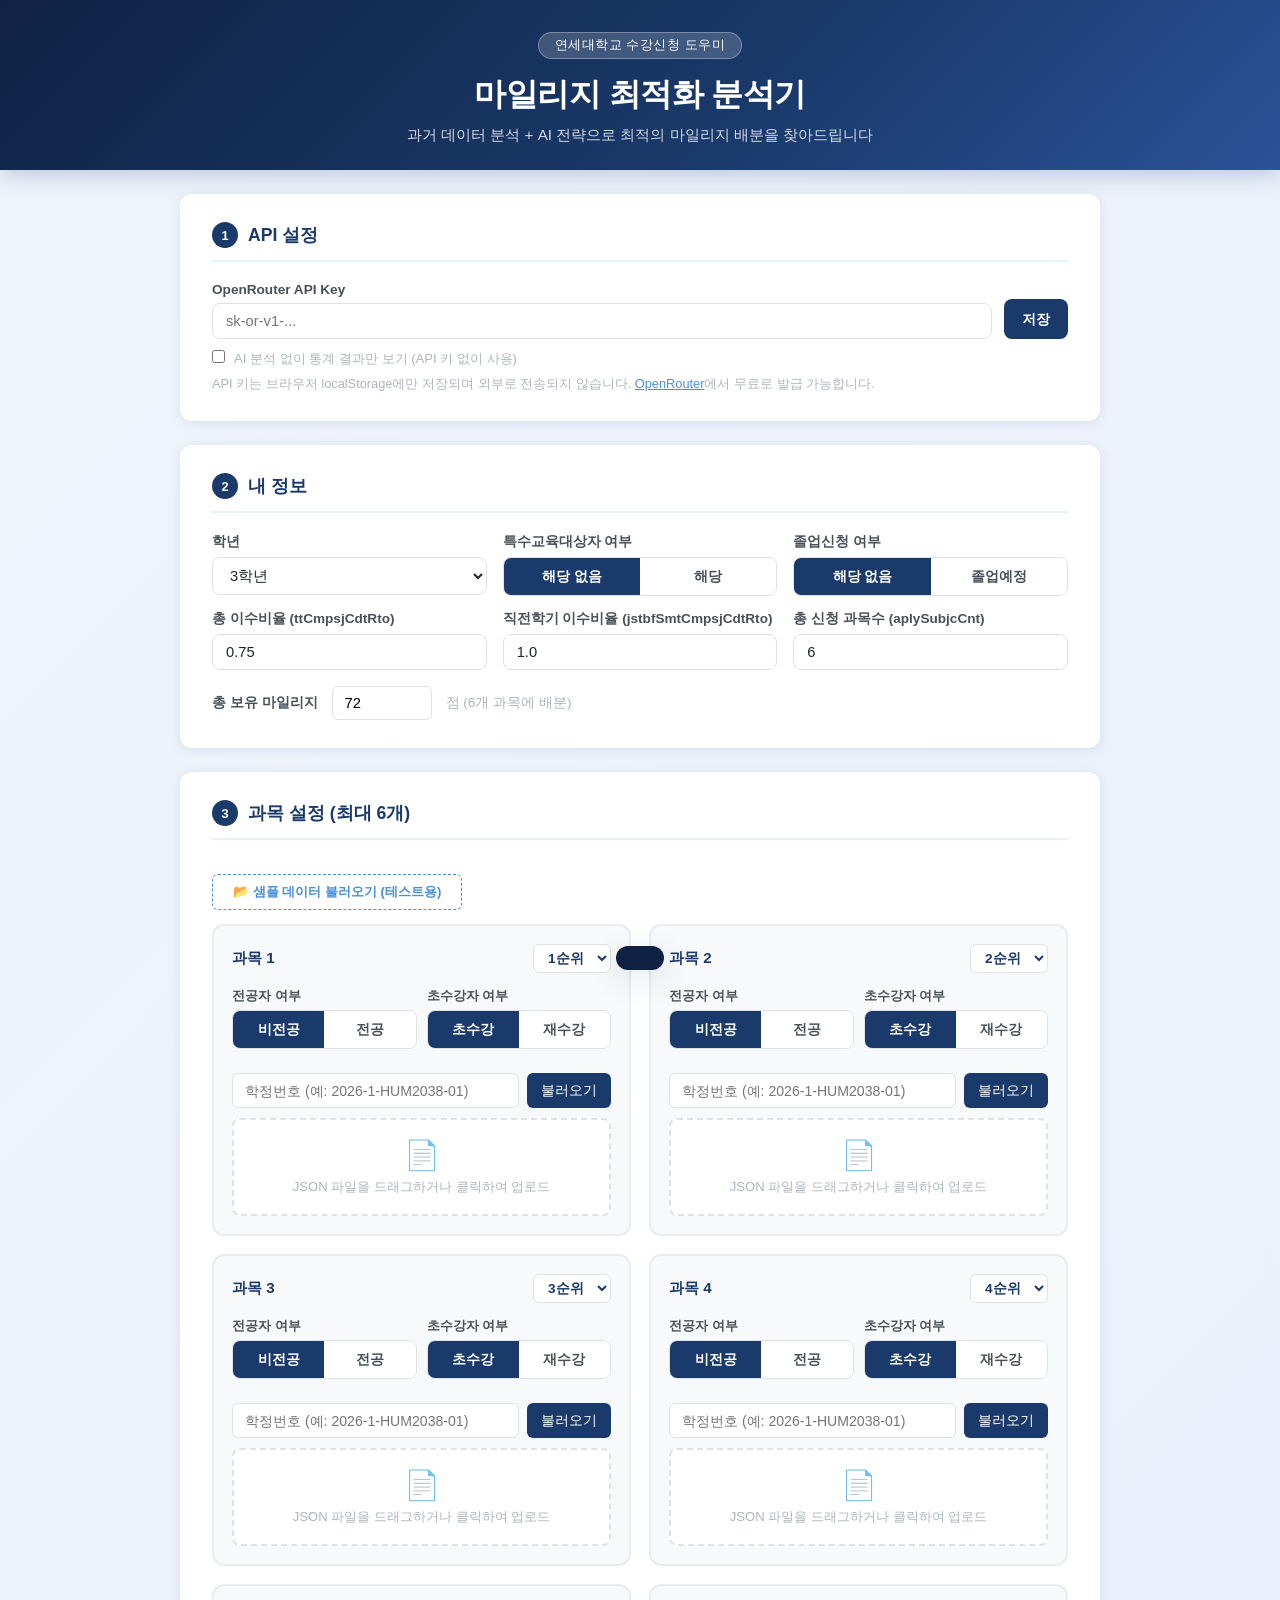
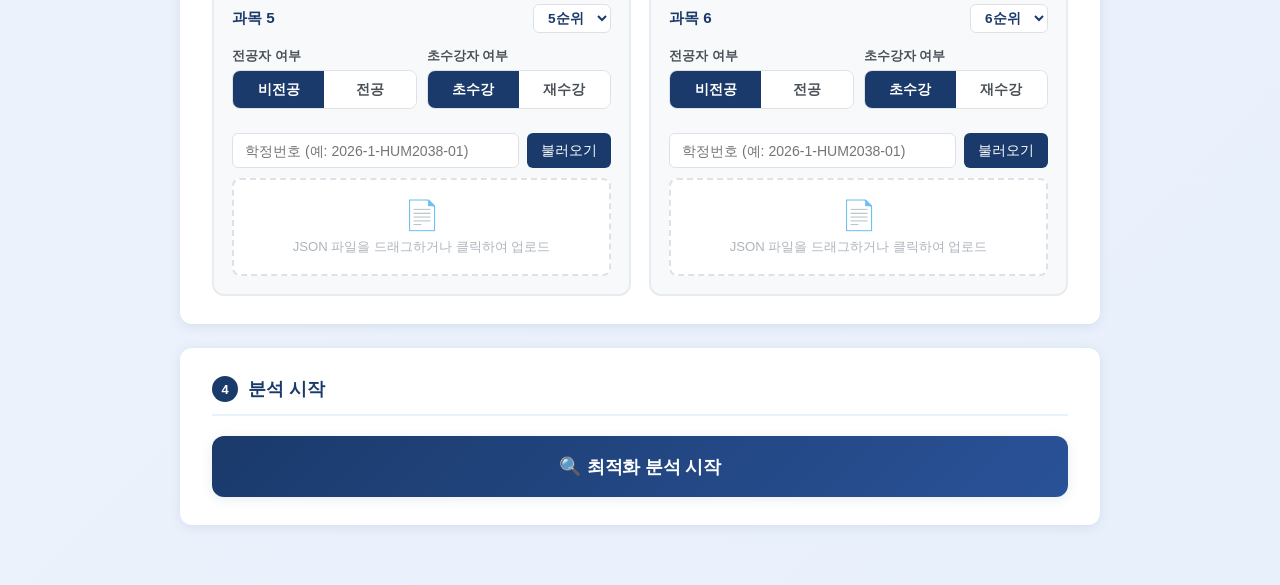
<file: index.html>
<!DOCTYPE html>
<html lang="ko">
<head>
<meta charset="UTF-8">
<meta name="viewport" content="width=device-width, initial-scale=1.0">
<title>연세대학교 수강신청 마일리지 최적화</title>
<style>
* { box-sizing: border-box; margin: 0; padding: 0; }
:root {
  --navy: #1a3a6b;
  --navy-light: #2a5298;
  --navy-dark: #0f2244;
  --accent: #4a90d9;
  --accent-light: #e8f2fc;
  --green: #27ae60;
  --yellow: #f39c12;
  --red: #e74c3c;
  --gray-100: #f8f9fa;
  --gray-200: #e9ecef;
  --gray-300: #dee2e6;
  --gray-500: #adb5bd;
  --gray-700: #495057;
  --gray-900: #212529;
  --white: #ffffff;
  --shadow: 0 2px 12px rgba(26,58,107,0.10);
  --shadow-lg: 0 8px 32px rgba(26,58,107,0.15);
  --radius: 12px;
  --radius-sm: 8px;
}
body {
  font-family: 'Apple SD Gothic Neo', 'Malgun Gothic', '맑은 고딕', sans-serif;
  background: linear-gradient(135deg, #f0f4fb 0%, #e8f0fc 100%);
  color: var(--gray-900);
  min-height: 100vh;
  padding-bottom: 60px;
}
.header {
  background: linear-gradient(135deg, var(--navy-dark) 0%, var(--navy) 60%, var(--navy-light) 100%);
  color: var(--white);
  padding: 32px 0 24px;
  text-align: center;
  box-shadow: 0 4px 24px rgba(26,58,107,0.25);
}
.header h1 { font-size: 2rem; font-weight: 700; letter-spacing: -0.5px; }
.header p { margin-top: 8px; font-size: 0.95rem; opacity: 0.82; }
.yonsei-badge {
  display: inline-block;
  background: rgba(255,255,255,0.18);
  border: 1px solid rgba(255,255,255,0.3);
  border-radius: 20px;
  padding: 4px 16px;
  font-size: 0.8rem;
  margin-bottom: 14px;
  letter-spacing: 0.5px;
}
.container { max-width: 960px; margin: 0 auto; padding: 0 20px; }
.section {
  background: var(--white);
  border-radius: var(--radius);
  box-shadow: var(--shadow);
  padding: 28px 32px;
  margin-top: 24px;
}
.section-title {
  font-size: 1.1rem;
  font-weight: 700;
  color: var(--navy);
  margin-bottom: 20px;
  padding-bottom: 12px;
  border-bottom: 2px solid var(--accent-light);
  display: flex;
  align-items: center;
  gap: 10px;
}
.section-title .num {
  background: var(--navy);
  color: var(--white);
  width: 26px; height: 26px;
  border-radius: 50%;
  display: flex; align-items: center; justify-content: center;
  font-size: 0.8rem; font-weight: 700; flex-shrink: 0;
}
.form-row { display: grid; grid-template-columns: repeat(auto-fit, minmax(180px, 1fr)); gap: 16px; }
.form-group { display: flex; flex-direction: column; gap: 6px; }
.form-group label { font-size: 0.85rem; font-weight: 600; color: var(--gray-700); }
.form-group input, .form-group select {
  border: 1.5px solid var(--gray-300);
  border-radius: var(--radius-sm);
  padding: 9px 13px;
  font-size: 0.92rem;
  color: var(--gray-900);
  transition: border-color 0.2s, box-shadow 0.2s;
  background: var(--white);
  width: 100%;
}
.form-group input:focus, .form-group select:focus {
  outline: none;
  border-color: var(--accent);
  box-shadow: 0 0 0 3px rgba(74,144,217,0.13);
}
.toggle-group { display: flex; gap: 0; border-radius: var(--radius-sm); overflow: hidden; border: 1.5px solid var(--gray-300); }
.toggle-group button {
  flex: 1; padding: 9px; border: none; background: var(--white);
  font-size: 0.88rem; font-weight: 600; cursor: pointer; color: var(--gray-700);
  transition: all 0.15s;
}
.toggle-group button.active { background: var(--navy); color: var(--white); }
.course-grid { display: grid; grid-template-columns: repeat(2, 1fr); gap: 18px; }
@media (max-width: 680px) { .course-grid { grid-template-columns: 1fr; } }
.course-card {
  border: 2px solid var(--gray-200);
  border-radius: var(--radius);
  padding: 18px;
  transition: border-color 0.2s, box-shadow 0.2s;
  position: relative;
  background: var(--gray-100);
}
.course-card.has-data { border-color: var(--accent); background: var(--accent-light); }
.course-card-header {
  display: flex; align-items: center; justify-content: space-between; margin-bottom: 14px;
}
.course-card-header h3 { font-size: 0.95rem; font-weight: 700; color: var(--navy); }
.priority-select {
  border: 1.5px solid var(--gray-300); border-radius: 6px; padding: 5px 10px;
  font-size: 0.85rem; font-weight: 600; color: var(--navy); background: var(--white);
}
.major-toggle { margin-bottom: 12px; }
.major-toggle label { font-size: 0.82rem; font-weight: 600; color: var(--gray-700); display: block; margin-bottom: 5px; }
.drop-zone {
  border: 2px dashed var(--gray-300);
  border-radius: var(--radius-sm);
  padding: 18px;
  text-align: center;
  cursor: pointer;
  transition: all 0.2s;
  background: var(--white);
}
.drop-zone:hover, .drop-zone.drag-over { border-color: var(--accent); background: rgba(74,144,217,0.05); }
.drop-zone .dz-icon { font-size: 1.8rem; margin-bottom: 6px; }
.drop-zone .dz-text { font-size: 0.82rem; color: var(--gray-500); }
.drop-zone input[type=file] { display: none; }
.course-info-badge {
  margin-top: 10px;
  padding: 8px 12px;
  background: var(--navy);
  color: var(--white);
  border-radius: 6px;
  font-size: 0.8rem;
  line-height: 1.5;
}
.sample-btn {
  margin-top: 14px;
  background: none;
  border: 1.5px dashed var(--accent);
  color: var(--accent);
  border-radius: 6px;
  padding: 7px 14px;
  font-size: 0.82rem;
  cursor: pointer;
  font-weight: 600;
  transition: all 0.15s;
  width: 100%;
}
.sample-btn:hover { background: var(--accent); color: var(--white); }
.analyze-btn {
  display: block; width: 100%;
  background: linear-gradient(135deg, var(--navy) 0%, var(--navy-light) 100%);
  color: var(--white);
  border: none;
  border-radius: var(--radius);
  padding: 18px;
  font-size: 1.15rem;
  font-weight: 700;
  cursor: pointer;
  letter-spacing: -0.3px;
  transition: all 0.2s;
  box-shadow: var(--shadow);
}
.analyze-btn:hover { transform: translateY(-2px); box-shadow: var(--shadow-lg); }
.analyze-btn:disabled { opacity: 0.6; cursor: not-allowed; transform: none; }
.progress-bar-wrap {
  margin-top: 16px; background: var(--gray-200); border-radius: 8px; overflow: hidden; display: none;
}
.progress-bar { height: 8px; background: linear-gradient(90deg, var(--navy), var(--accent)); width: 0%; transition: width 0.3s; }
.progress-text { text-align: center; font-size: 0.85rem; color: var(--gray-700); margin-top: 8px; display: none; }
#results { display: none; }
.result-table { width: 100%; border-collapse: collapse; margin-top: 4px; font-size: 0.9rem; }
.result-table th {
  background: var(--navy); color: var(--white); padding: 11px 14px;
  text-align: left; font-weight: 600; font-size: 0.82rem;
}
.result-table th:first-child { border-radius: 8px 0 0 0; }
.result-table th:last-child { border-radius: 0 8px 0 0; }
.result-table td { padding: 11px 14px; border-bottom: 1px solid var(--gray-200); vertical-align: middle; }
.result-table tr:last-child td { border-bottom: none; }
.result-table tr:hover td { background: var(--accent-light); }
.badge {
  display: inline-block; padding: 3px 10px; border-radius: 20px; font-size: 0.77rem; font-weight: 700;
}
.badge-low { background: #d4edda; color: #155724; }
.badge-medium { background: #fff3cd; color: #856404; }
.badge-high { background: #f8d7da; color: #721c24; }
.prob-bar-wrap { background: var(--gray-200); border-radius: 4px; height: 8px; width: 100px; display: inline-block; overflow: hidden; }
.prob-bar-fill { height: 100%; border-radius: 4px; transition: width 0.5s; }
.ai-box {
  background: linear-gradient(135deg, var(--accent-light) 0%, #f0f7ff 100%);
  border: 1px solid rgba(74,144,217,0.25);
  border-radius: var(--radius);
  padding: 20px 24px;
  margin-top: 8px;
  font-size: 0.92rem;
  line-height: 1.75;
  color: var(--gray-900);
}
.course-analysis-grid { display: grid; grid-template-columns: repeat(auto-fit, minmax(280px, 1fr)); gap: 14px; margin-top: 8px; }
.course-analysis-item {
  background: var(--white);
  border: 1px solid var(--gray-200);
  border-radius: var(--radius-sm);
  padding: 16px;
}
.course-analysis-item h4 { font-size: 0.88rem; font-weight: 700; color: var(--navy); margin-bottom: 8px; }
.course-analysis-item p { font-size: 0.83rem; line-height: 1.65; color: var(--gray-700); }
.warning-list { list-style: none; margin-top: 8px; }
.warning-list li {
  padding: 10px 14px;
  background: #fff8e1;
  border-left: 4px solid var(--yellow);
  border-radius: 0 6px 6px 0;
  font-size: 0.87rem;
  margin-bottom: 8px;
  color: #5a3e00;
}
.alt-box {
  background: #f8fff8;
  border: 1px solid #c3e6cb;
  border-radius: var(--radius);
  padding: 18px 22px;
  margin-top: 8px;
}
.alt-box p { font-size: 0.88rem; color: var(--gray-700); margin-bottom: 12px; }
.alt-course-list { display: flex; flex-wrap: wrap; gap: 10px; }
.alt-course-pill {
  background: var(--white);
  border: 1px solid var(--green);
  border-radius: 20px;
  padding: 6px 14px;
  font-size: 0.83rem;
  color: var(--green);
  font-weight: 600;
}
.chart-section { margin-top: 8px; }
.chart-course { margin-bottom: 24px; }
.chart-course h4 { font-size: 0.88rem; font-weight: 700; color: var(--navy); margin-bottom: 10px; }
.chart-bars { display: flex; align-items: flex-end; gap: 3px; height: 90px; }
.chart-bar-wrap { display: flex; flex-direction: column; align-items: center; flex: 1; height: 100%; justify-content: flex-end; }
.chart-bar {
  width: 100%; border-radius: 3px 3px 0 0;
  min-height: 2px;
  position: relative;
  transition: all 0.3s;
  cursor: pointer;
}
.chart-bar:hover::after {
  content: attr(data-tip);
  position: absolute;
  bottom: 105%;
  left: 50%;
  transform: translateX(-50%);
  background: var(--navy-dark);
  color: var(--white);
  padding: 4px 8px;
  border-radius: 4px;
  font-size: 0.72rem;
  white-space: nowrap;
  z-index: 10;
  pointer-events: none;
}
.chart-bar-label { font-size: 0.62rem; color: var(--gray-500); margin-top: 3px; }
.chart-legend { display: flex; gap: 14px; margin-top: 8px; font-size: 0.78rem; color: var(--gray-700); align-items: center; }
.legend-dot { width: 10px; height: 10px; border-radius: 50%; display: inline-block; }
.toast {
  position: fixed; bottom: 30px; left: 50%; transform: translateX(-50%) translateY(100px);
  background: var(--navy-dark); color: var(--white);
  padding: 12px 24px; border-radius: 30px; font-size: 0.88rem;
  box-shadow: var(--shadow-lg); transition: transform 0.3s; z-index: 999;
}
.toast.show { transform: translateX(-50%) translateY(0); }
.mileage-budget-row { display: flex; align-items: center; gap: 14px; margin-top: 16px; flex-wrap: wrap; }
.mileage-budget-row label { font-size: 0.85rem; font-weight: 600; color: var(--gray-700); white-space: nowrap; }
.mileage-budget-row input { width: 100px; border: 1.5px solid var(--gray-300); border-radius: 6px; padding: 8px 12px; font-size: 0.92rem; }
.api-key-row { display: flex; gap: 12px; align-items: flex-end; }
.api-key-row .form-group { flex: 1; }
.api-key-row button {
  padding: 9px 18px; background: var(--navy); color: var(--white);
  border: none; border-radius: var(--radius-sm); font-size: 0.88rem; font-weight: 600; cursor: pointer; white-space: nowrap;
  transition: background 0.15s; height: 40px;
}
.api-key-row button:hover { background: var(--navy-light); }
.skip-ai-label { font-size: 0.82rem; color: var(--gray-500); margin-top: 10px; }
.skip-ai-label input { margin-right: 6px; }
</style>
</head>
<body>

<div class="header">
  <div class="container">
    <div class="yonsei-badge">연세대학교 수강신청 도우미</div>
    <h1>마일리지 최적화 분석기</h1>
    <p>과거 데이터 분석 + AI 전략으로 최적의 마일리지 배분을 찾아드립니다</p>
  </div>
</div>

<div class="container">

  <!-- Section 1: API 설정 -->
  <div class="section">
    <div class="section-title"><span class="num">1</span> API 설정</div>
    <div class="api-key-row">
      <div class="form-group">
        <label>OpenRouter API Key</label>
        <input type="password" id="apiKey" placeholder="sk-or-v1-..." />
      </div>
      <button onclick="saveApiKey()">저장</button>
    </div>
    <div style="margin-top:10px;">
      <label class="skip-ai-label">
        <input type="checkbox" id="skipAI"> AI 분석 없이 통계 결과만 보기 (API 키 없이 사용)
      </label>
    </div>
    <p style="font-size:0.8rem;color:var(--gray-500);margin-top:8px;">
      API 키는 브라우저 localStorage에만 저장되며 외부로 전송되지 않습니다.
      <a href="https://openrouter.ai" target="_blank" style="color:var(--accent);">OpenRouter</a>에서 무료로 발급 가능합니다.
    </p>
  </div>

  <!-- Section 2: 내 정보 -->
  <div class="section">
    <div class="section-title"><span class="num">2</span> 내 정보</div>
    <div class="form-row">
      <div class="form-group">
        <label>학년</label>
        <select id="grade">
          <option value="1">1학년</option>
          <option value="2">2학년</option>
          <option value="3" selected>3학년</option>
          <option value="4">4학년</option>
        </select>
      </div>
      <div class="form-group">
        <label>특수교육대상자 여부</label>
        <div class="toggle-group">
          <button id="dsstd-n" class="active" onclick="setToggle('dsstd','N')">해당 없음</button>
          <button id="dsstd-y" onclick="setToggle('dsstd','Y')">해당</button>
        </div>
      </div>
      <div class="form-group">
        <label>졸업신청 여부</label>
        <div class="toggle-group">
          <button id="grdt-n" class="active" onclick="setToggle('grdt','N')">해당 없음</button>
          <button id="grdt-y" onclick="setToggle('grdt','Y')">졸업예정</button>
        </div>
      </div>
    </div>
    <div class="form-row" style="margin-top:14px;">
      <div class="form-group">
        <label>총 이수비율 (ttCmpsjCdtRto)</label>
        <input type="number" id="ttRatio" value="0.75" min="0" max="1" step="0.01" />
      </div>
      <div class="form-group">
        <label>직전학기 이수비율 (jstbfSmtCmpsjCdtRto)</label>
        <input type="number" id="jstbfRatio" value="1.0" min="0" max="1" step="0.01" />
      </div>
      <div class="form-group">
        <label>총 신청 과목수 (aplySubjcCnt)</label>
        <input type="number" id="applyCnt" value="6" min="1" max="20" step="1" />
      </div>
    </div>
    <div class="mileage-budget-row">
      <label>총 보유 마일리지</label>
      <input type="number" id="totalBudget" value="72" min="1" max="300" step="1" />
      <span style="font-size:0.85rem;color:var(--gray-500);">점 (6개 과목에 배분)</span>
    </div>
  </div>

  <!-- Section 3: 과목 설정 -->
  <div class="section">
    <div class="section-title"><span class="num">3</span> 과목 설정 (최대 6개)</div>
    <div style="margin-bottom:14px;">
      <button class="sample-btn" style="width:auto;padding:8px 20px;" onclick="loadSampleData()">📂 샘플 데이터 불러오기 (테스트용)</button>
    </div>
    <div class="course-grid" id="courseGrid">
      <!-- Rendered by JS -->
    </div>
  </div>

  <!-- Section 4: 분석 시작 -->
  <div class="section">
    <div class="section-title"><span class="num">4</span> 분석 시작</div>
    <button class="analyze-btn" id="analyzeBtn" onclick="startAnalysis()">🔍 최적화 분석 시작</button>
    <div class="progress-bar-wrap" id="progressWrap">
      <div class="progress-bar" id="progressBar"></div>
    </div>
    <div class="progress-text" id="progressText"></div>
  </div>

  <!-- Section 5: 결과 -->
  <div id="results">
    <div class="section">
      <div class="section-title"><span class="num">5</span> 최적 마일리지 배분 결과</div>
      <div style="overflow-x:auto;">
        <table class="result-table" id="resultTable">
          <thead>
            <tr>
              <th>우선순위</th>
              <th>과목명</th>
              <th>추천 마일리지</th>
              <th>합격확률</th>
              <th>리스크</th>
              <th>최소 안전 마일리지</th>
            </tr>
          </thead>
          <tbody id="resultTableBody"></tbody>
        </table>
      </div>
    </div>
    <div class="section" id="trendSection">
      <div class="section-title"><span class="num">6</span> 학기별 트렌드 분석</div>
      <div id="trendAnalysis"></div>
    </div>
    <div class="section" id="aiStrategySection">
      <div class="section-title"><span class="num">7</span> AI 전략 요약</div>
      <div class="ai-box" id="aiSummary"></div>
    </div>
    <div class="section" id="aiCourseSection">
      <div class="section-title"><span class="num">8</span> 과목별 AI 분석</div>
      <div class="course-analysis-grid" id="courseAnalysisGrid"></div>
    </div>
    <div class="section" id="warningsSection">
      <div class="section-title"><span class="num">9</span> 경고 사항</div>
      <ul class="warning-list" id="warningList"></ul>
    </div>
    <div class="section" id="altSection">
      <div class="section-title"><span class="num">10</span> 보수적 대안 배분</div>
      <div class="alt-box" id="altBox"></div>
    </div>
    <div class="section">
      <div class="section-title"><span class="num" id="chartSectionNum">11</span> 확률 시각화</div>
      <div class="chart-section" id="chartSection"></div>
    </div>
  </div>

</div>

<div class="toast" id="toast"></div>

<script>
// ==================== STATE ====================
const state = {
  courses: Array.from({length:6}, (_,i) => ({
    id: i,
    priority: i+1,
    isMajor: 'N',
    fratlcYn: 'Y',
    data: null,
    filename: '',
    courseId: ''
  })),
  userProfile: {},
  toggles: { dsstd: 'N', grdt: 'N' }
};

// ==================== INIT ====================
document.addEventListener('DOMContentLoaded', () => {
  const saved = localStorage.getItem('openrouter_api_key');
  if (saved) document.getElementById('apiKey').value = saved;
  renderCourseGrid();
});

function saveApiKey() {
  const key = document.getElementById('apiKey').value.trim();
  if (key) { localStorage.setItem('openrouter_api_key', key); showToast('API 키가 저장되었습니다.'); }
  else { showToast('API 키를 입력해주세요.'); }
}

function setToggle(type, val) {
  state.toggles[type] = val;
  if (type === 'dsstd') {
    document.getElementById('dsstd-y').classList.toggle('active', val==='Y');
    document.getElementById('dsstd-n').classList.toggle('active', val==='N');
  } else {
    document.getElementById('grdt-y').classList.toggle('active', val==='Y');
    document.getElementById('grdt-n').classList.toggle('active', val==='N');
  }
}

// ==================== COURSE GRID ====================
function renderCourseGrid() {
  const grid = document.getElementById('courseGrid');
  grid.innerHTML = '';
  state.courses.forEach((c, i) => {
    const div = document.createElement('div');
    div.className = 'course-card' + (c.data ? ' has-data' : '');
    div.id = 'course-card-' + i;
    div.innerHTML = `
      <div class="course-card-header">
        <h3>과목 ${i+1}</h3>
        <select class="priority-select" onchange="setPriority(${i}, this.value)" title="우선순위">
          ${[1,2,3,4,5,6].map(n=>`<option value="${n}" ${c.priority==n?'selected':''}>${n}순위</option>`).join('')}
        </select>
      </div>
      <div style="display:grid;grid-template-columns:1fr 1fr;gap:10px;margin-bottom:12px">
        <div class="major-toggle">
          <label>전공자 여부</label>
          <div class="toggle-group">
            <button id="maj-n-${i}" class="${c.isMajor==='N'?'active':''}" onclick="setMajor(${i},'N')">비전공</button>
            <button id="maj-y-${i}" class="${c.isMajor==='Y'?'active':''}" onclick="setMajor(${i},'Y')">전공</button>
          </div>
        </div>
        <div class="major-toggle">
          <label>초수강자 여부</label>
          <div class="toggle-group">
            <button id="frat-y-${i}" class="${c.fratlcYn==='Y'?'active':''}" onclick="setFratlc(${i},'Y')">초수강</button>
            <button id="frat-n-${i}" class="${c.fratlcYn==='N'?'active':''}" onclick="setFratlc(${i},'N')">재수강</button>
          </div>
        </div>
      </div>
      <div style="display:flex;gap:8px;margin-bottom:10px;">
        <input id="course-id-${i}" type="text" placeholder="학정번호 (예: 2026-1-HUM2038-01)"
          value="${c.courseId || ''}"
          style="flex:1;border:1.5px solid var(--gray-300);border-radius:6px;padding:8px 12px;font-size:0.88rem;"
          onkeydown="if(event.key==='Enter') fetchCourse(${i})" />
        <button id="fetch-btn-${i}" onclick="fetchCourse(${i})"
          style="background:var(--navy);color:#fff;border:none;border-radius:6px;padding:8px 14px;font-size:0.88rem;cursor:pointer;white-space:nowrap;">
          불러오기
        </button>
      </div>
      <div class="drop-zone" id="dz-${i}" onclick="document.getElementById('file-${i}').click()"
        ondragover="dzDragOver(event,${i})" ondragleave="dzDragLeave(${i})" ondrop="dzDrop(event,${i})">
        <div class="dz-icon">📄</div>
        <div class="dz-text">${c.data ? c.filename : 'JSON 파일을 드래그하거나 클릭하여 업로드'}</div>
        <input type="file" id="file-${i}" accept=".json" onchange="loadFile(${i}, this)">
      </div>
      ${c.data ? `<div class="course-info-badge">
        <strong>${c.data.course_info.subjtNm}</strong> (${c.data.course_info.subjtNb})<br>
        교수: ${c.data.course_info.cgprfNm} | 학점: ${c.data.course_info.cdt}<br>
        데이터: ${c.data.semesters.length}개 학기
      </div>` : ''}
    `;
    grid.appendChild(div);
  });
}

function setPriority(idx, val) {
  state.courses[idx].priority = parseInt(val);
}
function setMajor(idx, val) {
  state.courses[idx].isMajor = val;
  document.getElementById('maj-y-'+idx).classList.toggle('active', val==='Y');
  document.getElementById('maj-n-'+idx).classList.toggle('active', val==='N');
}
function setFratlc(idx, val) {
  state.courses[idx].fratlcYn = val;
  document.getElementById('frat-y-'+idx).classList.toggle('active', val==='Y');
  document.getElementById('frat-n-'+idx).classList.toggle('active', val==='N');
}
function dzDragOver(e,i) { e.preventDefault(); document.getElementById('dz-'+i).classList.add('drag-over'); }
function dzDragLeave(i) { document.getElementById('dz-'+i).classList.remove('drag-over'); }
function dzDrop(e,i) { e.preventDefault(); dzDragLeave(i); const f=e.dataTransfer.files[0]; if(f) parseJsonFile(i,f); }
function loadFile(i, input) { if(input.files[0]) parseJsonFile(i, input.files[0]); }
function parseJsonFile(i, file) {
  const reader = new FileReader();
  reader.onload = e => {
    try {
      const data = JSON.parse(e.target.result);
      state.courses[i].data = data;
      state.courses[i].filename = file.name;
      renderCourseGrid();
      showToast(`과목 ${i+1} 데이터 로드 완료: ${data.course_info.subjtNm}`);
    } catch(err) { showToast('JSON 파싱 오류: ' + err.message); }
  };
  reader.readAsText(file);
}

// ==================== AUTO FETCH ====================
    const apiUrl = "https://mileage-optimizer-1.onrender.com";
    async function fetchCourse(idx) {
      const input = document.getElementById(`course-id-${idx}`);
      const courseId = input ? input.value.trim() : state.courses[idx].courseId;
      if (!courseId) { showToast('학정번호를 입력해주세요. (예: 2026-1-HUM2038-01)'); return; }

      const btn = document.getElementById(`fetch-btn-${idx}`);
      btn.disabled = true;
      btn.textContent = '서버 연결 중...';

      try {
        const base = apiUrl.replace(/\/$/, '');

        // 서버가 슬립 상태일 수 있으므로 health check로 먼저 깨움 (최대 60초 대기)
        const healthCtrl = new AbortController();
        const healthTimer = setTimeout(() => healthCtrl.abort(), 60000);
        try {
          const health = await fetch(`${base}/health`, { signal: healthCtrl.signal });
          clearTimeout(healthTimer);
          if (!health.ok) throw new Error('서버 응답 없음');
        } catch(e) {
          clearTimeout(healthTimer);
          if (e.name === 'AbortError') throw new Error('서버 응답 시간 초과 (60초). Render 서버가 재시작 중일 수 있습니다. 잠시 후 다시 시도해주세요.');
          throw e;
        }

        btn.textContent = '불러오는 중...';

        const res = await fetch(`${base}/scrape`, {
          method: 'POST',
          headers: { 'Content-Type': 'application/json' },
          body: JSON.stringify({ course_id: courseId }),
        });
        if (!res.ok) {
          const err = await res.json();
          throw new Error(err.detail || '서버 오류');
        }
        const data = await res.json();
        state.courses[idx].data = data;
        state.courses[idx].filename = courseId;
        state.courses[idx].courseId = courseId;
        renderCourseGrid();
        showToast(`✓ ${data.course_info.subjtNm} 로드 완료`);
      } catch(e) {
        showToast('오류: ' + e.message);
        const b = document.getElementById(`fetch-btn-${idx}`);
        if (b) { b.disabled = false; b.textContent = '불러오기'; }
      }
    }

    // ==================== SAMPLE DATA ====================
function loadSampleData() {
  const sample1 = {
    "course_info": {"subjtNb":"HUM2038","subjtNm":"현대사회와 철학","corseDvclsNo":"01","cgprfNm":"김철수","cdt":"3"},
    "semesters": [
      {"name":"2024년 1학기","summary":{"atnlcPercpCnt":30,"cnt":48,"minMlg":10,"avgMlg":20,"maxMlg":36,"mjrprPercpCnt":"8(Y)"},
       "ranks":[
        {"mlgVal":36,"hy":"3","mjsbjYn":"Y","dsstdYn":"N","aplySubjcCnt":6,"grdtnAplyYn":"N","fratlcYn":"N","ttCmpsjCdtRto":0.9,"jstbfSmtCmpsjCdtRto":1.0,"mlgAppcsPrcesDivNm":"Y"},
        {"mlgVal":34,"hy":"4","mjsbjYn":"Y","dsstdYn":"N","aplySubjcCnt":6,"grdtnAplyYn":"N","fratlcYn":"N","ttCmpsjCdtRto":0.95,"jstbfSmtCmpsjCdtRto":1.0,"mlgAppcsPrcesDivNm":"Y"},
        {"mlgVal":30,"hy":"2","mjsbjYn":"N","dsstdYn":"N","aplySubjcCnt":5,"grdtnAplyYn":"N","fratlcYn":"N","ttCmpsjCdtRto":0.7,"jstbfSmtCmpsjCdtRto":0.85,"mlgAppcsPrcesDivNm":"Y"},
        {"mlgVal":28,"hy":"3","mjsbjYn":"N","dsstdYn":"N","aplySubjcCnt":6,"grdtnAplyYn":"N","fratlcYn":"N","ttCmpsjCdtRto":0.8,"jstbfSmtCmpsjCdtRto":0.9,"mlgAppcsPrcesDivNm":"Y"},
        {"mlgVal":25,"hy":"3","mjsbjYn":"N","dsstdYn":"N","aplySubjcCnt":6,"grdtnAplyYn":"N","fratlcYn":"N","ttCmpsjCdtRto":0.75,"jstbfSmtCmpsjCdtRto":0.95,"mlgAppcsPrcesDivNm":"Y"},
        {"mlgVal":22,"hy":"2","mjsbjYn":"N","dsstdYn":"N","aplySubjcCnt":5,"grdtnAplyYn":"N","fratlcYn":"N","ttCmpsjCdtRto":0.65,"jstbfSmtCmpsjCdtRto":0.8,"mlgAppcsPrcesDivNm":"Y"},
        {"mlgVal":20,"hy":"1","mjsbjYn":"N","dsstdYn":"N","aplySubjcCnt":4,"grdtnAplyYn":"N","fratlcYn":"N","ttCmpsjCdtRto":0.2,"jstbfSmtCmpsjCdtRto":0.5,"mlgAppcsPrcesDivNm":"Y"},
        {"mlgVal":18,"hy":"3","mjsbjYn":"N","dsstdYn":"N","aplySubjcCnt":6,"grdtnAplyYn":"N","fratlcYn":"N","ttCmpsjCdtRto":0.72,"jstbfSmtCmpsjCdtRto":0.88,"mlgAppcsPrcesDivNm":"N"},
        {"mlgVal":15,"hy":"2","mjsbjYn":"N","dsstdYn":"N","aplySubjcCnt":5,"grdtnAplyYn":"N","fratlcYn":"N","ttCmpsjCdtRto":0.6,"jstbfSmtCmpsjCdtRto":0.75,"mlgAppcsPrcesDivNm":"N"},
        {"mlgVal":14,"hy":"1","mjsbjYn":"N","dsstdYn":"N","aplySubjcCnt":3,"grdtnAplyYn":"N","fratlcYn":"N","ttCmpsjCdtRto":0.4,"jstbfSmtCmpsjCdtRto":0.6,"mlgAppcsPrcesDivNm":"N"},
        {"mlgVal":12,"hy":"4","mjsbjYn":"N","dsstdYn":"N","aplySubjcCnt":6,"grdtnAplyYn":"Y","fratlcYn":"N","ttCmpsjCdtRto":0.85,"jstbfSmtCmpsjCdtRto":1.0,"mlgAppcsPrcesDivNm":"N"},
        {"mlgVal":10,"hy":"2","mjsbjYn":"N","dsstdYn":"N","aplySubjcCnt":4,"grdtnAplyYn":"N","fratlcYn":"N","ttCmpsjCdtRto":0.55,"jstbfSmtCmpsjCdtRto":0.7,"mlgAppcsPrcesDivNm":"N"}
       ]},
      {"name":"2023년 2학기","summary":{"atnlcPercpCnt":28,"cnt":42,"minMlg":8,"avgMlg":18,"maxMlg":34,"mjrprPercpCnt":"7(Y)"},
       "ranks":[
        {"mlgVal":34,"hy":"4","mjsbjYn":"Y","dsstdYn":"N","aplySubjcCnt":6,"grdtnAplyYn":"N","fratlcYn":"N","ttCmpsjCdtRto":0.98,"jstbfSmtCmpsjCdtRto":1.0,"mlgAppcsPrcesDivNm":"Y"},
        {"mlgVal":30,"hy":"3","mjsbjYn":"Y","dsstdYn":"N","aplySubjcCnt":6,"grdtnAplyYn":"N","fratlcYn":"N","ttCmpsjCdtRto":0.88,"jstbfSmtCmpsjCdtRto":0.95,"mlgAppcsPrcesDivNm":"Y"},
        {"mlgVal":26,"hy":"2","mjsbjYn":"N","dsstdYn":"N","aplySubjcCnt":5,"grdtnAplyYn":"N","fratlcYn":"N","ttCmpsjCdtRto":0.68,"jstbfSmtCmpsjCdtRto":0.82,"mlgAppcsPrcesDivNm":"Y"},
        {"mlgVal":24,"hy":"3","mjsbjYn":"N","dsstdYn":"N","aplySubjcCnt":6,"grdtnAplyYn":"N","fratlcYn":"N","ttCmpsjCdtRto":0.78,"jstbfSmtCmpsjCdtRto":0.92,"mlgAppcsPrcesDivNm":"Y"},
        {"mlgVal":22,"hy":"3","mjsbjYn":"N","dsstdYn":"N","aplySubjcCnt":6,"grdtnAplyYn":"N","fratlcYn":"N","ttCmpsjCdtRto":0.75,"jstbfSmtCmpsjCdtRto":0.9,"mlgAppcsPrcesDivNm":"Y"},
        {"mlgVal":20,"hy":"2","mjsbjYn":"N","dsstdYn":"N","aplySubjcCnt":5,"grdtnAplyYn":"N","fratlcYn":"N","ttCmpsjCdtRto":0.62,"jstbfSmtCmpsjCdtRto":0.78,"mlgAppcsPrcesDivNm":"Y"},
        {"mlgVal":18,"hy":"1","mjsbjYn":"N","dsstdYn":"N","aplySubjcCnt":4,"grdtnAplyYn":"N","fratlcYn":"N","ttCmpsjCdtRto":0.22,"jstbfSmtCmpsjCdtRto":0.48,"mlgAppcsPrcesDivNm":"Y"},
        {"mlgVal":16,"hy":"3","mjsbjYn":"N","dsstdYn":"N","aplySubjcCnt":6,"grdtnAplyYn":"N","fratlcYn":"N","ttCmpsjCdtRto":0.7,"jstbfSmtCmpsjCdtRto":0.85,"mlgAppcsPrcesDivNm":"N"},
        {"mlgVal":14,"hy":"2","mjsbjYn":"N","dsstdYn":"N","aplySubjcCnt":5,"grdtnAplyYn":"N","fratlcYn":"N","ttCmpsjCdtRto":0.58,"jstbfSmtCmpsjCdtRto":0.72,"mlgAppcsPrcesDivNm":"N"},
        {"mlgVal":12,"hy":"1","mjsbjYn":"N","dsstdYn":"N","aplySubjcCnt":3,"grdtnAplyYn":"N","fratlcYn":"N","ttCmpsjCdtRto":0.38,"jstbfSmtCmpsjCdtRto":0.58,"mlgAppcsPrcesDivNm":"N"},
        {"mlgVal":10,"hy":"4","mjsbjYn":"N","dsstdYn":"N","aplySubjcCnt":6,"grdtnAplyYn":"Y","fratlcYn":"N","ttCmpsjCdtRto":0.82,"jstbfSmtCmpsjCdtRto":1.0,"mlgAppcsPrcesDivNm":"N"},
        {"mlgVal":8,"hy":"2","mjsbjYn":"N","dsstdYn":"N","aplySubjcCnt":4,"grdtnAplyYn":"N","fratlcYn":"N","ttCmpsjCdtRto":0.52,"jstbfSmtCmpsjCdtRto":0.68,"mlgAppcsPrcesDivNm":"N"}
       ]},
      {"name":"2023년 1학기","summary":{"atnlcPercpCnt":32,"cnt":50,"minMlg":12,"avgMlg":22,"maxMlg":36,"mjrprPercpCnt":"9(Y)"},
       "ranks":[
        {"mlgVal":36,"hy":"4","mjsbjYn":"Y","dsstdYn":"N","aplySubjcCnt":6,"grdtnAplyYn":"Y","fratlcYn":"N","ttCmpsjCdtRto":1.0,"jstbfSmtCmpsjCdtRto":1.0,"mlgAppcsPrcesDivNm":"Y"},
        {"mlgVal":33,"hy":"3","mjsbjYn":"Y","dsstdYn":"N","aplySubjcCnt":6,"grdtnAplyYn":"N","fratlcYn":"N","ttCmpsjCdtRto":0.92,"jstbfSmtCmpsjCdtRto":1.0,"mlgAppcsPrcesDivNm":"Y"},
        {"mlgVal":29,"hy":"2","mjsbjYn":"N","dsstdYn":"N","aplySubjcCnt":5,"grdtnAplyYn":"N","fratlcYn":"N","ttCmpsjCdtRto":0.72,"jstbfSmtCmpsjCdtRto":0.88,"mlgAppcsPrcesDivNm":"Y"},
        {"mlgVal":27,"hy":"3","mjsbjYn":"N","dsstdYn":"N","aplySubjcCnt":6,"grdtnAplyYn":"N","fratlcYn":"N","ttCmpsjCdtRto":0.82,"jstbfSmtCmpsjCdtRto":0.94,"mlgAppcsPrcesDivNm":"Y"},
        {"mlgVal":24,"hy":"3","mjsbjYn":"N","dsstdYn":"N","aplySubjcCnt":6,"grdtnAplyYn":"N","fratlcYn":"N","ttCmpsjCdtRto":0.78,"jstbfSmtCmpsjCdtRto":0.96,"mlgAppcsPrcesDivNm":"Y"},
        {"mlgVal":22,"hy":"2","mjsbjYn":"N","dsstdYn":"N","aplySubjcCnt":5,"grdtnAplyYn":"N","fratlcYn":"N","ttCmpsjCdtRto":0.66,"jstbfSmtCmpsjCdtRto":0.82,"mlgAppcsPrcesDivNm":"Y"},
        {"mlgVal":20,"hy":"4","mjsbjYn":"N","dsstdYn":"N","aplySubjcCnt":6,"grdtnAplyYn":"Y","fratlcYn":"N","ttCmpsjCdtRto":0.88,"jstbfSmtCmpsjCdtRto":1.0,"mlgAppcsPrcesDivNm":"Y"},
        {"mlgVal":19,"hy":"3","mjsbjYn":"N","dsstdYn":"N","aplySubjcCnt":6,"grdtnAplyYn":"N","fratlcYn":"N","ttCmpsjCdtRto":0.74,"jstbfSmtCmpsjCdtRto":0.9,"mlgAppcsPrcesDivNm":"Y"},
        {"mlgVal":17,"hy":"2","mjsbjYn":"N","dsstdYn":"N","aplySubjcCnt":5,"grdtnAplyYn":"N","fratlcYn":"N","ttCmpsjCdtRto":0.64,"jstbfSmtCmpsjCdtRto":0.78,"mlgAppcsPrcesDivNm":"N"},
        {"mlgVal":14,"hy":"1","mjsbjYn":"N","dsstdYn":"N","aplySubjcCnt":3,"grdtnAplyYn":"N","fratlcYn":"N","ttCmpsjCdtRto":0.35,"jstbfSmtCmpsjCdtRto":0.55,"mlgAppcsPrcesDivNm":"N"},
        {"mlgVal":12,"hy":"2","mjsbjYn":"N","dsstdYn":"N","aplySubjcCnt":4,"grdtnAplyYn":"N","fratlcYn":"N","ttCmpsjCdtRto":0.56,"jstbfSmtCmpsjCdtRto":0.7,"mlgAppcsPrcesDivNm":"N"}
       ]}
    ]
  };
  const sample2 = {
    "course_info": {"subjtNb":"ENG3045","subjtNm":"영문학의 이해","corseDvclsNo":"02","cgprfNm":"박영희","cdt":"3"},
    "semesters": [
      {"name":"2024년 1학기","summary":{"atnlcPercpCnt":25,"cnt":40,"minMlg":8,"avgMlg":16,"maxMlg":32,"mjrprPercpCnt":"12(Y)"},
       "ranks":[
        {"mlgVal":32,"hy":"4","mjsbjYn":"Y","dsstdYn":"N","aplySubjcCnt":6,"grdtnAplyYn":"Y","fratlcYn":"N","ttCmpsjCdtRto":1.0,"jstbfSmtCmpsjCdtRto":1.0,"mlgAppcsPrcesDivNm":"Y"},
        {"mlgVal":28,"hy":"3","mjsbjYn":"Y","dsstdYn":"N","aplySubjcCnt":6,"grdtnAplyYn":"N","fratlcYn":"N","ttCmpsjCdtRto":0.85,"jstbfSmtCmpsjCdtRto":0.95,"mlgAppcsPrcesDivNm":"Y"},
        {"mlgVal":25,"hy":"2","mjsbjYn":"Y","dsstdYn":"N","aplySubjcCnt":5,"grdtnAplyYn":"N","fratlcYn":"N","ttCmpsjCdtRto":0.7,"jstbfSmtCmpsjCdtRto":0.85,"mlgAppcsPrcesDivNm":"Y"},
        {"mlgVal":22,"hy":"4","mjsbjYn":"Y","dsstdYn":"N","aplySubjcCnt":6,"grdtnAplyYn":"Y","fratlcYn":"N","ttCmpsjCdtRto":0.95,"jstbfSmtCmpsjCdtRto":1.0,"mlgAppcsPrcesDivNm":"Y"},
        {"mlgVal":20,"hy":"3","mjsbjYn":"Y","dsstdYn":"N","aplySubjcCnt":6,"grdtnAplyYn":"N","fratlcYn":"N","ttCmpsjCdtRto":0.8,"jstbfSmtCmpsjCdtRto":0.92,"mlgAppcsPrcesDivNm":"Y"},
        {"mlgVal":18,"hy":"2","mjsbjYn":"Y","dsstdYn":"N","aplySubjcCnt":5,"grdtnAplyYn":"N","fratlcYn":"N","ttCmpsjCdtRto":0.65,"jstbfSmtCmpsjCdtRto":0.8,"mlgAppcsPrcesDivNm":"Y"},
        {"mlgVal":16,"hy":"3","mjsbjYn":"N","dsstdYn":"N","aplySubjcCnt":6,"grdtnAplyYn":"N","fratlcYn":"N","ttCmpsjCdtRto":0.75,"jstbfSmtCmpsjCdtRto":0.88,"mlgAppcsPrcesDivNm":"Y"},
        {"mlgVal":14,"hy":"2","mjsbjYn":"N","dsstdYn":"N","aplySubjcCnt":5,"grdtnAplyYn":"N","fratlcYn":"N","ttCmpsjCdtRto":0.6,"jstbfSmtCmpsjCdtRto":0.75,"mlgAppcsPrcesDivNm":"Y"},
        {"mlgVal":13,"hy":"1","mjsbjYn":"N","dsstdYn":"N","aplySubjcCnt":4,"grdtnAplyYn":"N","fratlcYn":"N","ttCmpsjCdtRto":0.25,"jstbfSmtCmpsjCdtRto":0.5,"mlgAppcsPrcesDivNm":"Y"},
        {"mlgVal":12,"hy":"3","mjsbjYn":"N","dsstdYn":"N","aplySubjcCnt":6,"grdtnAplyYn":"N","fratlcYn":"N","ttCmpsjCdtRto":0.7,"jstbfSmtCmpsjCdtRto":0.86,"mlgAppcsPrcesDivNm":"N"},
        {"mlgVal":10,"hy":"2","mjsbjYn":"N","dsstdYn":"N","aplySubjcCnt":5,"grdtnAplyYn":"N","fratlcYn":"N","ttCmpsjCdtRto":0.55,"jstbfSmtCmpsjCdtRto":0.7,"mlgAppcsPrcesDivNm":"N"},
        {"mlgVal":8,"hy":"1","mjsbjYn":"N","dsstdYn":"N","aplySubjcCnt":3,"grdtnAplyYn":"N","fratlcYn":"N","ttCmpsjCdtRto":0.3,"jstbfSmtCmpsjCdtRto":0.5,"mlgAppcsPrcesDivNm":"N"}
       ]},
      {"name":"2023년 2학기","summary":{"atnlcPercpCnt":22,"cnt":36,"minMlg":6,"avgMlg":14,"maxMlg":30,"mjrprPercpCnt":"10(Y)"},
       "ranks":[
        {"mlgVal":30,"hy":"4","mjsbjYn":"Y","dsstdYn":"N","aplySubjcCnt":6,"grdtnAplyYn":"Y","fratlcYn":"N","ttCmpsjCdtRto":0.98,"jstbfSmtCmpsjCdtRto":1.0,"mlgAppcsPrcesDivNm":"Y"},
        {"mlgVal":26,"hy":"3","mjsbjYn":"Y","dsstdYn":"N","aplySubjcCnt":6,"grdtnAplyYn":"N","fratlcYn":"N","ttCmpsjCdtRto":0.82,"jstbfSmtCmpsjCdtRto":0.93,"mlgAppcsPrcesDivNm":"Y"},
        {"mlgVal":22,"hy":"2","mjsbjYn":"Y","dsstdYn":"N","aplySubjcCnt":5,"grdtnAplyYn":"N","fratlcYn":"N","ttCmpsjCdtRto":0.68,"jstbfSmtCmpsjCdtRto":0.82,"mlgAppcsPrcesDivNm":"Y"},
        {"mlgVal":20,"hy":"3","mjsbjYn":"Y","dsstdYn":"N","aplySubjcCnt":6,"grdtnAplyYn":"N","fratlcYn":"N","ttCmpsjCdtRto":0.78,"jstbfSmtCmpsjCdtRto":0.9,"mlgAppcsPrcesDivNm":"Y"},
        {"mlgVal":18,"hy":"4","mjsbjYn":"Y","dsstdYn":"N","aplySubjcCnt":6,"grdtnAplyYn":"Y","fratlcYn":"N","ttCmpsjCdtRto":0.92,"jstbfSmtCmpsjCdtRto":1.0,"mlgAppcsPrcesDivNm":"Y"},
        {"mlgVal":16,"hy":"2","mjsbjYn":"Y","dsstdYn":"N","aplySubjcCnt":5,"grdtnAplyYn":"N","fratlcYn":"N","ttCmpsjCdtRto":0.62,"jstbfSmtCmpsjCdtRto":0.78,"mlgAppcsPrcesDivNm":"Y"},
        {"mlgVal":14,"hy":"3","mjsbjYn":"N","dsstdYn":"N","aplySubjcCnt":6,"grdtnAplyYn":"N","fratlcYn":"N","ttCmpsjCdtRto":0.72,"jstbfSmtCmpsjCdtRto":0.86,"mlgAppcsPrcesDivNm":"Y"},
        {"mlgVal":12,"hy":"2","mjsbjYn":"N","dsstdYn":"N","aplySubjcCnt":5,"grdtnAplyYn":"N","fratlcYn":"N","ttCmpsjCdtRto":0.58,"jstbfSmtCmpsjCdtRto":0.72,"mlgAppcsPrcesDivNm":"N"},
        {"mlgVal":10,"hy":"1","mjsbjYn":"N","dsstdYn":"N","aplySubjcCnt":4,"grdtnAplyYn":"N","fratlcYn":"N","ttCmpsjCdtRto":0.22,"jstbfSmtCmpsjCdtRto":0.46,"mlgAppcsPrcesDivNm":"N"},
        {"mlgVal":8,"hy":"2","mjsbjYn":"N","dsstdYn":"N","aplySubjcCnt":4,"grdtnAplyYn":"N","fratlcYn":"N","ttCmpsjCdtRto":0.5,"jstbfSmtCmpsjCdtRto":0.65,"mlgAppcsPrcesDivNm":"N"},
        {"mlgVal":6,"hy":"1","mjsbjYn":"N","dsstdYn":"N","aplySubjcCnt":3,"grdtnAplyYn":"N","fratlcYn":"N","ttCmpsjCdtRto":0.28,"jstbfSmtCmpsjCdtRto":0.48,"mlgAppcsPrcesDivNm":"N"}
       ]},
      {"name":"2023년 1학기","summary":{"atnlcPercpCnt":27,"cnt":44,"minMlg":10,"avgMlg":18,"maxMlg":34,"mjrprPercpCnt":"11(Y)"},
       "ranks":[
        {"mlgVal":34,"hy":"4","mjsbjYn":"Y","dsstdYn":"N","aplySubjcCnt":6,"grdtnAplyYn":"Y","fratlcYn":"N","ttCmpsjCdtRto":1.0,"jstbfSmtCmpsjCdtRto":1.0,"mlgAppcsPrcesDivNm":"Y"},
        {"mlgVal":30,"hy":"3","mjsbjYn":"Y","dsstdYn":"N","aplySubjcCnt":6,"grdtnAplyYn":"N","fratlcYn":"N","ttCmpsjCdtRto":0.88,"jstbfSmtCmpsjCdtRto":0.96,"mlgAppcsPrcesDivNm":"Y"},
        {"mlgVal":26,"hy":"2","mjsbjYn":"Y","dsstdYn":"N","aplySubjcCnt":5,"grdtnAplyYn":"N","fratlcYn":"N","ttCmpsjCdtRto":0.72,"jstbfSmtCmpsjCdtRto":0.86,"mlgAppcsPrcesDivNm":"Y"},
        {"mlgVal":24,"hy":"4","mjsbjYn":"Y","dsstdYn":"N","aplySubjcCnt":6,"grdtnAplyYn":"Y","fratlcYn":"N","ttCmpsjCdtRto":0.96,"jstbfSmtCmpsjCdtRto":1.0,"mlgAppcsPrcesDivNm":"Y"},
        {"mlgVal":22,"hy":"3","mjsbjYn":"Y","dsstdYn":"N","aplySubjcCnt":6,"grdtnAplyYn":"N","fratlcYn":"N","ttCmpsjCdtRto":0.84,"jstbfSmtCmpsjCdtRto":0.94,"mlgAppcsPrcesDivNm":"Y"},
        {"mlgVal":20,"hy":"2","mjsbjYn":"Y","dsstdYn":"N","aplySubjcCnt":5,"grdtnAplyYn":"N","fratlcYn":"N","ttCmpsjCdtRto":0.68,"jstbfSmtCmpsjCdtRto":0.82,"mlgAppcsPrcesDivNm":"Y"},
        {"mlgVal":18,"hy":"3","mjsbjYn":"N","dsstdYn":"N","aplySubjcCnt":6,"grdtnAplyYn":"N","fratlcYn":"N","ttCmpsjCdtRto":0.76,"jstbfSmtCmpsjCdtRto":0.9,"mlgAppcsPrcesDivNm":"Y"},
        {"mlgVal":16,"hy":"2","mjsbjYn":"N","dsstdYn":"N","aplySubjcCnt":5,"grdtnAplyYn":"N","fratlcYn":"N","ttCmpsjCdtRto":0.62,"jstbfSmtCmpsjCdtRto":0.76,"mlgAppcsPrcesDivNm":"Y"},
        {"mlgVal":14,"hy":"1","mjsbjYn":"N","dsstdYn":"N","aplySubjcCnt":4,"grdtnAplyYn":"N","fratlcYn":"N","ttCmpsjCdtRto":0.28,"jstbfSmtCmpsjCdtRto":0.52,"mlgAppcsPrcesDivNm":"N"},
        {"mlgVal":12,"hy":"3","mjsbjYn":"N","dsstdYn":"N","aplySubjcCnt":6,"grdtnAplyYn":"N","fratlcYn":"N","ttCmpsjCdtRto":0.68,"jstbfSmtCmpsjCdtRto":0.84,"mlgAppcsPrcesDivNm":"N"},
        {"mlgVal":10,"hy":"2","mjsbjYn":"N","dsstdYn":"N","aplySubjcCnt":5,"grdtnAplyYn":"N","fratlcYn":"N","ttCmpsjCdtRto":0.52,"jstbfSmtCmpsjCdtRto":0.66,"mlgAppcsPrcesDivNm":"N"}
       ]}
    ]
  };
  state.courses[0].data = sample1; state.courses[0].filename = 'sample_HUM2038.json'; state.courses[0].priority = 1;
  state.courses[1].data = sample2; state.courses[1].filename = 'sample_ENG3045.json'; state.courses[1].priority = 2;
  renderCourseGrid();
  showToast('샘플 데이터가 로드되었습니다. (과목 1, 2)');
}

// ==================== PRIORITY KEY ====================
function priorityKey(r) {
  const flag = v => (v === 'Y') ? 0 : 1;
  const mlg = -(r.mlgVal || 0);
  const dsstd = flag(r.dsstdYn);
  const major = flag((r.mjsbjYn || 'N')[0]);
  const applyCnt = -Math.min(r.aplySubjcCnt || 0, 6);
  const grdt = flag(r.grdtnAplyYn);
  const fratlc = flag(r.fratlcYn);
  const ttRatio = -Math.min(r.ttCmpsjCdtRto || 0, 1.0);
  const jstbf = -Math.min(r.jstbfSmtCmpsjCdtRto || 0, 1.0);
  return [mlg, dsstd, major, applyCnt, grdt, fratlc, ttRatio, jstbf];
}

function compareKeys(a, b) {
  for (let i = 0; i < a.length; i++) {
    if (a[i] < b[i]) return -1;
    if (a[i] > b[i]) return 1;
  }
  return 0;
}

// ==================== STATISTICS ====================
function getUserProfile(fratlcYn = 'N') {
  return {
    mlgVal: 0,
    hy: document.getElementById('grade').value,
    mjsbjYn: 'N',
    dsstdYn: state.toggles.dsstd,
    aplySubjcCnt: parseInt(document.getElementById('applyCnt').value) || 6,
    grdtnAplyYn: state.toggles.grdt,
    fratlcYn: fratlcYn,
    ttCmpsjCdtRto: parseFloat(document.getElementById('ttRatio').value) || 0.75,
    jstbfSmtCmpsjCdtRto: parseFloat(document.getElementById('jstbfRatio').value) || 1.0,
    mlgAppcsPrcesDivNm: '?'
  };
}

function parseMajorQuota(mjrprPercpCnt) {
  if (!mjrprPercpCnt) return null;
  const m = String(mjrprPercpCnt).match(/(\d+)\(Y\)/);
  return m ? parseInt(m[1]) : null;
}

function calcAcceptanceForMileage(courseData, mileage, isMajor, fratlcYn='N') {
  const profile = getUserProfile(fratlcYn);
  profile.mlgVal = mileage;
  profile.mjsbjYn = isMajor;

  const semesters = courseData.semesters;
  let admitted = 0;
  let counted = 0;

  for (const sem of semesters) {
    if (!sem.ranks.length) continue;
    counted++;

    // 전체 지원자(Y+N)를 경쟁 풀로 사용 — Y만 쓰면 N인 경쟁자를 무시해 확률 과대평가됨
    const pool = [...sem.ranks, profile];
    pool.sort((a, b) => compareKeys(priorityKey(a), priorityKey(b)));

    const capacity = sem.summary.atnlcPercpCnt;
    // 이번 학기 경쟁자 수를 알 수 없으므로 유효 정원을 15% 줄여 보수적으로 계산
    const effectiveCap = Math.max(1, Math.floor(capacity * 0.85));
    const majorQuota = parseMajorQuota(sem.summary.mjrprPercpCnt);
    const userIdx = pool.indexOf(profile);

    if (majorQuota && majorQuota > 0) {
      const effectiveMajorQuota = Math.max(1, Math.floor(majorQuota * 0.85));
      if (isMajor === 'Y') {
        const majorPool = pool.filter(r => (r.mjsbjYn||'N')[0] === 'Y');
        const userMajorIdx = majorPool.indexOf(profile);
        if (userMajorIdx !== -1 && userMajorIdx < effectiveMajorQuota) admitted++;
      } else {
        const majorPool = pool.filter(r => (r.mjsbjYn||'N')[0] === 'Y');
        const actualMajor = Math.min(majorPool.length - (majorPool.includes(profile) ? 1 : 0), effectiveMajorQuota);
        const genCap = effectiveCap - actualMajor;
        const genPool = pool.filter(r => (r.mjsbjYn||'N')[0] !== 'Y');
        const userGenIdx = genPool.indexOf(profile);
        if (userGenIdx !== -1 && userGenIdx < genCap) admitted++;
      }
    } else {
      if (userIdx !== -1 && userIdx < effectiveCap) admitted++;
    }
  }
  // 최대 95%로 제한 — 이번 학기 경쟁 불확실성 반영
  return counted > 0 ? Math.min(0.95, admitted / counted) : 0;
}

function buildProbabilityCurve(courseData, isMajor, fratlcYn='N') {
  // 실제 Y 합격자들의 최대 마일리지로 계산 (summary.maxMlg 오류 방지)
  const allYMlg = courseData.semesters.flatMap(s =>
    s.ranks.filter(r => r.mlgAppcsPrcesDivNm === 'Y').map(r => r.mlgVal || 0)
  ).filter(m => m > 0);
  const maxMlg = allYMlg.length > 0 ? Math.min(36, Math.max(...allYMlg)) : 36;
  const curve = {};
  for (let m = 1; m <= 36; m++) {
    curve[m] = calcAcceptanceForMileage(courseData, m, isMajor, fratlcYn);
  }
  return {curve, maxMlg};
}

// ==================== OPTIMIZATION ====================
function optimize(courses, budget) {
  const n = courses.length;
  if (n === 0) return [];

  const maxPerCourse = courses.map(c => c.maxMlg);
  const logProb = (p) => Math.log(Math.max(p, 0.01));

  // 1단계: 각 과목을 최소 20% 확률 지점까지 우선 배분 (0% 방지)
  let alloc = courses.map(() => 1);
  let remaining = budget - n;
  for (let i = 0; i < n && remaining > 0; i++) {
    while (alloc[i] < maxPerCourse[i] && remaining > 0 && (courses[i].curve[alloc[i]] || 0) < 0.2) {
      alloc[i]++;
      remaining--;
    }
  }

  while (remaining > 0) {
    let bestGain = -Infinity, bestIdx = -1;
    for (let i = 0; i < n; i++) {
      if (alloc[i] >= maxPerCourse[i]) continue;
      const gain = logProb(courses[i].curve[alloc[i]+1] || 0) - logProb(courses[i].curve[alloc[i]] || 0);
      if (gain > bestGain) { bestGain = gain; bestIdx = i; }
    }
    if (bestIdx === -1) break;
    alloc[bestIdx]++;
    remaining--;
  }

  return alloc;
}

function findMinSafeMileage(curve, threshold=0.5) {
  for (let m = 1; m <= 36; m++) {
    if ((curve[m] || 0) >= threshold) return m;
  }
  return 36;
}

// ==================== ANALYSIS ====================
let analysisResults = null;

async function startAnalysis() {
  const activeCourses = state.courses.filter(c => c.data !== null);
  if (activeCourses.length === 0) { showToast('최소 1개 과목의 JSON 파일을 업로드하세요.'); return; }

  const budget = parseInt(document.getElementById('totalBudget').value) || 72;
  const skipAI = document.getElementById('skipAI').checked;
  const apiKey = document.getElementById('apiKey').value.trim() || localStorage.getItem('openrouter_api_key') || '';

  if (!skipAI && !apiKey) { showToast('API 키를 입력하거나 "AI 분석 없이" 체크박스를 선택하세요.'); return; }

  const btn = document.getElementById('analyzeBtn');
  btn.disabled = true;
  setProgress(true, 0, '데이터 분석 중...');

  await sleep(50);

  // Build probability curves
  const courseResults = [];
  for (let i = 0; i < activeCourses.length; i++) {
    const c = activeCourses[i];
    setProgress(true, (i+1)/activeCourses.length * 40, `${c.data.course_info.subjtNm} 분석 중...`);
    await sleep(10);
    const {curve, maxMlg} = buildProbabilityCurve(c.data, c.isMajor, c.fratlcYn || 'N');
    courseResults.push({
      priority: c.priority,
      isMajor: c.isMajor,
      courseName: c.data.course_info.subjtNm,
      subjtNb: c.data.course_info.subjtNb,
      professor: c.data.course_info.cgprfNm,
      curve, maxMlg,
      semesters: c.data.semesters,
      summary: c.data.semesters.map(s => s.summary)
    });
  }

  // Sort by priority
  courseResults.sort((a,b) => a.priority - b.priority);

  setProgress(true, 45, '최적 배분 계산 중...');
  await sleep(10);

  const alloc = optimize(courseResults, budget);
  courseResults.forEach((c, i) => { c.recommendedMileage = alloc[i]; c.acceptanceProb = c.curve[alloc[i]] || 0; c.minSafe = findMinSafeMileage(c.curve); });

  analysisResults = courseResults;

  if (skipAI) {
    setProgress(true, 100, '완료!');
    renderResults(null);
    btn.disabled = false;
    setProgress(false, 0, '');
    showResults();
    return;
  }

  setProgress(true, 50, 'AI에게 전략 요청 중...');
  await sleep(50);

  try {
    const aiResult = await callOpenRouter(apiKey, courseResults, budget);
    setProgress(true, 100, '완료!');
    renderResults(aiResult);
  } catch(err) {
    showToast('AI 호출 실패: ' + err.message + ' — 통계 결과만 표시합니다.');
    renderResults(null);
  }

  btn.disabled = false;
  setProgress(false, 0, '');
  showResults();
}

// ==================== OPENROUTER ====================
async function callOpenRouter(apiKey, courseResults, budget) {
  const profile = {
    grade: document.getElementById('grade').value,
    dsstd: state.toggles.dsstd,
    grdt: state.toggles.grdt,
    ttRatio: document.getElementById('ttRatio').value,
    jstbfRatio: document.getElementById('jstbfRatio').value,
    applyCnt: document.getElementById('applyCnt').value,
    budget
  };

  const coursesSummary = courseResults.map(c => ({
    priority: c.priority,
    courseName: c.courseName,
    subjtNb: c.subjtNb,
    isMajor: c.isMajor,
    recommendedMileage: c.recommendedMileage,
    acceptanceProb: Math.round(c.acceptanceProb * 100),
    minSafe: c.minSafe,
    maxMlg: c.maxMlg,
    historicalSemesters: c.semesters.length,
    historicalAvgMlg: Math.round(c.summary.reduce((s,x)=>s+(x.avgMlg||0),0)/c.summary.length),
    historicalMaxMlg: Math.max(...c.summary.map(x=>x.maxMlg||0)),
    probAt10: Math.round((c.curve[10]||0)*100),
    probAt15: Math.round((c.curve[15]||0)*100),
    probAt20: Math.round((c.curve[20]||0)*100),
    probAt25: Math.round((c.curve[25]||0)*100),
    probAt30: Math.round((c.curve[30]||0)*100)
  }));

  const prompt = `당신은 연세대학교 수강신청 마일리지 전략 전문가입니다.

아래는 학생의 프로필과 6개 과목의 통계 분석 결과입니다.
각 과목의 합격확률은 과거 수강신청 데이터를 기반으로 시뮬레이션한 결과입니다.

## 학생 프로필
- 학년: ${profile.grade}학년
- 특수교육대상자: ${profile.dsstd === 'Y' ? '예' : '아니오'}
- 졸업신청: ${profile.grdt === 'Y' ? '예' : '아니오'}
- 총 이수비율: ${profile.ttRatio}
- 직전학기 이수비율: ${profile.jstbfRatio}
- 총 신청 과목수: ${profile.applyCnt}
- 총 마일리지 예산: ${profile.budget}점

## 과목별 통계 분석 결과
${JSON.stringify(coursesSummary, null, 2)}

## 중요 제약사항 (반드시 지킬 것)
- 각 과목의 추천 마일리지는 반드시 해당 과목의 maxMlg 이하여야 합니다
- 보수적 대안 배분도 마찬가지로 maxMlg를 초과할 수 없습니다
- 총 배분 마일리지 합계가 예산(${budget}점)을 초과하면 안 됩니다

## 요청사항
1. 위 통계 기반 최적 배분을 검토하고 필요시 조정하세요
2. 각 과목별로 한국어로 상세한 reasoning을 작성하세요 (왜 이 마일리지를 추천하는지, 리스크는 무엇인지)
3. risk_level은 합격확률 70% 이상=low, 40~70%=medium, 40% 미만=high
4. min_safe_mileage는 합격확률 50% 이상이 되는 최소 마일리지
5. acceptance_probability는 반드시 0~95 범위의 숫자로 반환하세요 (절대 100을 반환하지 마세요)
6. 보수적 대안 배분도 제시하세요 (안정적인 과목에 더 집중)
7. 주의사항(warnings)을 한국어로 작성하세요`;

  const schema = {
    "type": "object",
    "additionalProperties": false,
    "required": ["strategy_summary","total_mileage_used","courses","warnings","alternative_distribution"],
    "properties": {
      "strategy_summary": {"type": "string"},
      "total_mileage_used": {"type": "integer"},
      "courses": {
        "type": "array",
        "items": {
          "type": "object",
          "additionalProperties": false,
          "required": ["priority","course_name","recommended_mileage","acceptance_probability","risk_level","min_safe_mileage","reasoning"],
          "properties": {
            "priority": {"type": "integer"},
            "course_name": {"type": "string"},
            "recommended_mileage": {"type": "integer"},
            "acceptance_probability": {"type": "number", "minimum": 0, "maximum": 95},
            "risk_level": {"type": "string", "enum": ["low","medium","high"]},
            "min_safe_mileage": {"type": "integer"},
            "reasoning": {"type": "string"}
          }
        }
      },
      "warnings": {"type": "array", "items": {"type": "string"}},
      "alternative_distribution": {
        "type": "object",
        "additionalProperties": false,
        "required": ["description","courses"],
        "properties": {
          "description": {"type": "string"},
          "courses": {
            "type": "array",
            "items": {
              "type": "object",
              "additionalProperties": false,
              "required": ["priority","course_name","recommended_mileage","reasoning"],
              "properties": {
                "priority": {"type": "integer"},
                "course_name": {"type": "string"},
                "recommended_mileage": {"type": "integer"},
                "reasoning": {"type": "string"}
              }
            }
          }
        }
      }
    }
  };

  const resp = await fetch('https://openrouter.ai/api/v1/chat/completions', {
    method: 'POST',
    headers: {
      'Content-Type': 'application/json',
      'Authorization': `Bearer ${apiKey}`,
      'HTTP-Referer': window.location.href,
      'X-Title': 'Yonsei Mileage Optimizer'
    },
    body: JSON.stringify({
      model: 'openai/gpt-4o-mini',
      messages: [{role: 'user', content: prompt}],
      response_format: {
        type: 'json_schema',
        json_schema: { name: 'mileage_strategy', strict: true, schema }
      }
    })
  });

  if (!resp.ok) {
    const err = await resp.text();
    throw new Error(`HTTP ${resp.status}: ${err.slice(0,200)}`);
  }

  const data = await resp.json();
  const content = data.choices[0].message.content;
  return JSON.parse(content);
}

// ==================== RENDER RESULTS ====================
function renderResults(aiResult) {
  const tbody = document.getElementById('resultTableBody');
  tbody.innerHTML = '';

  const courses = analysisResults;
  const showAI = aiResult && aiResult.courses;

  // AI 배분값 총합을 budget에 맞게 조정
  if (showAI) {
    const aiAlloc = courses.map(c => {
      const ai = aiResult.courses.find(x => x.priority === c.priority);
      return ai ? Math.max(1, Math.min(ai.recommended_mileage, c.maxMlg)) : c.recommendedMileage;
    });
    let diff = aiAlloc.reduce((s, v) => s + v, 0) - budget;
    // 초과분 제거: 1점 줄였을 때 확률 손실이 가장 적은 과목부터
    while (diff > 0) {
      let bestLoss = Infinity, bestIdx = -1;
      for (let i = 0; i < courses.length; i++) {
        if (aiAlloc[i] <= 1) continue;
        const loss = (courses[i].curve[aiAlloc[i]] || 0) - (courses[i].curve[aiAlloc[i] - 1] || 0);
        if (loss < bestLoss) { bestLoss = loss; bestIdx = i; }
      }
      if (bestIdx === -1) break;
      aiAlloc[bestIdx]--;
      diff--;
    }
    // 부족분 보충: 1점 추가했을 때 확률 이득이 가장 큰 과목부터
    while (diff < 0) {
      let bestGain = -Infinity, bestIdx = -1;
      for (let i = 0; i < courses.length; i++) {
        if (aiAlloc[i] >= courses[i].maxMlg) continue;
        const gain = (courses[i].curve[aiAlloc[i] + 1] || 0) - (courses[i].curve[aiAlloc[i]] || 0);
        if (gain > bestGain) { bestGain = gain; bestIdx = i; }
      }
      if (bestIdx === -1) break;
      aiAlloc[bestIdx]++;
      diff++;
    }
    // 조정된 값을 aiResult에 반영
    courses.forEach((c, i) => {
      const ai = aiResult.courses.find(x => x.priority === c.priority);
      if (ai) ai.recommended_mileage = aiAlloc[i];
    });
  }

  courses.forEach((c, i) => {
    const aiCourse = showAI ? aiResult.courses.find(x => x.priority === c.priority) : null;
    const mileage = aiCourse ? aiCourse.recommended_mileage : c.recommendedMileage;
    // 확률은 항상 우리 계산값 사용 (AI 값 신뢰 불가, 100% 방지)
    const prob = Math.min(0.95, c.curve[mileage] || 0);
    const risk = getRiskLevel(prob);
    const minSafe = aiCourse ? Math.max(1, Math.min(aiCourse.min_safe_mileage, c.maxMlg)) : c.minSafe;

    const probPct = Math.round(prob * 100);
    const barColor = prob >= 0.7 ? 'var(--green)' : prob >= 0.4 ? 'var(--yellow)' : 'var(--red)';

    tbody.innerHTML += `<tr>
      <td><strong>${c.priority}순위</strong></td>
      <td>
        <div style="font-weight:600">${c.courseName}</div>
        <div style="font-size:0.78rem;color:var(--gray-500)">${c.subjtNb} | ${c.professor}</div>
      </td>
      <td><strong style="font-size:1.1rem;color:var(--navy)">${mileage}</strong>점</td>
      <td>
        <div style="display:flex;align-items:center;gap:8px">
          <div class="prob-bar-wrap"><div class="prob-bar-fill" style="width:${probPct}%;background:${barColor}"></div></div>
          <strong style="color:${barColor}">${probPct}%</strong>
        </div>
      </td>
      <td><span class="badge badge-${risk}">${risk === 'low' ? '낮음' : risk === 'medium' ? '중간' : '높음'}</span></td>
      <td>${minSafe}점</td>
    </tr>`;
  });

  // AI sections
  if (showAI) {
    document.getElementById('aiSummary').textContent = aiResult.strategy_summary;
    document.getElementById('aiStrategySection').style.display = '';
    document.getElementById('aiCourseSection').style.display = '';
    document.getElementById('warningsSection').style.display = '';
    document.getElementById('altSection').style.display = '';
    document.getElementById('chartSectionNum').textContent = '11';

    const grid = document.getElementById('courseAnalysisGrid');
    grid.innerHTML = '';
    aiResult.courses.forEach(c => {
      grid.innerHTML += `<div class="course-analysis-item">
        <h4>${c.priority}순위 | ${c.course_name}</h4>
        <p>${c.reasoning}</p>
      </div>`;
    });

    const warnList = document.getElementById('warningList');
    warnList.innerHTML = (aiResult.warnings || []).map(w => `<li>${w}</li>`).join('') || '<li>특별한 경고 사항이 없습니다.</li>';

    const altBox = document.getElementById('altBox');
    const alt = aiResult.alternative_distribution;
    const altCourses = (alt.courses||[]).map(ac => {
      const matched = courses.find(c => c.priority === ac.priority);
      const cap = matched ? matched.maxMlg : 36;
      return {...ac, recommended_mileage: Math.min(ac.recommended_mileage, cap)};
    });
    altBox.innerHTML = `<p>${alt.description}</p><div class="alt-course-list">${altCourses.map(c=>`<div class="alt-course-pill">${c.priority}순위: ${c.course_name} → ${c.recommended_mileage}점</div>`).join('')}</div>`;
    if (alt.courses && alt.courses[0]) {
      altBox.innerHTML += `<div style="margin-top:14px;font-size:0.83rem;color:var(--gray-700)">`;
      alt.courses.forEach(c => { altBox.innerHTML += `<p style="margin-bottom:6px"><strong>${c.course_name}:</strong> ${c.reasoning}</p>`; });
      altBox.innerHTML += `</div>`;
    }
  } else {
    document.getElementById('aiStrategySection').style.display = 'none';
    document.getElementById('aiCourseSection').style.display = 'none';
    document.getElementById('warningsSection').style.display = 'none';
    document.getElementById('altSection').style.display = 'none';
    document.getElementById('chartSectionNum').textContent = '7';
  }

  // Trend analysis
  renderTrendAnalysis(courses);

  // Charts
  renderCharts(courses);
}

function semStats(sem) {
  const y = sem.ranks.filter(r => r.mlgAppcsPrcesDivNm === 'Y');
  const n = sem.ranks.filter(r => r.mlgAppcsPrcesDivNm !== 'Y');
  return {
    cap: sem.summary.atnlcPercpCnt,
    total: sem.ranks.length,
    yCount: y.length,
    yMin: y.length ? Math.min(...y.map(r => r.mlgVal||0)) : 0,
    yAvg: y.length ? Math.round(y.reduce((s,r)=>s+(r.mlgVal||0),0)/y.length) : 0,
    yMax: y.length ? Math.max(...y.map(r => r.mlgVal||0)) : 0,
    nCount: n.length,
    nMax: n.length ? Math.max(...n.map(r => r.mlgVal||0)) : 0,
    nAvg: n.length ? Math.round(n.reduce((s,r)=>s+(r.mlgVal||0),0)/n.length) : 0,
    compRatio: sem.ranks.length ? (sem.ranks.length / sem.summary.atnlcPercpCnt).toFixed(1) : '-',
  };
}

function renderTrendAnalysis(courses) {
  const container = document.getElementById('trendAnalysis');
  container.innerHTML = '';

  courses.forEach(c => {
    const sems = c.semesters;
    if (sems.length < 1) return;

    // API는 최신 학기를 먼저 반환 → 역순으로 정렬해 오래된→최신 순으로 표시
    const semsAsc = [...sems].reverse();
    const statsAsc = semsAsc.map(s => semStats(s));
    const latest = statsAsc[statsAsc.length - 1]; // 가장 최신
    const hasN = statsAsc.some(s => s.nCount > 0);

    // 헤더: 항목 | 학기1(오래된) | ... | 학기N(최신★)
    const thCols = semsAsc.map((s, i) => {
      const isLatest = i === semsAsc.length - 1;
      return `<th style="${isLatest ? 'background:#0f2244' : ''}">${s.name}${isLatest ? ' ★' : ''}</th>`;
    }).join('');

    const mkRow = (label, fn, bg, colorFn) => {
      const cells = statsAsc.map((s, i) => {
        const val = fn(s);
        const prev = i > 0 ? fn(statsAsc[i-1]) : null;
        const diff = prev !== null ? val - prev : null;
        const color = colorFn && diff !== null ? colorFn(diff) : '';
        const arrow = diff !== null && diff !== 0 ? `<small style="color:${color}">(${diff>0?'+':''}${diff})</small>` : '';
        return `<td style="background:${bg};text-align:center">${val}${arrow}</td>`;
      }).join('');
      return `<tr><td style="background:${bg};font-size:0.82rem">${label}</td>${cells}</tr>`;
    };

    const redUp = d => d > 0 ? 'var(--red)' : d < 0 ? 'var(--green)' : 'var(--gray-500)';
    const greenUp = d => d > 0 ? 'var(--green)' : d < 0 ? 'var(--red)' : 'var(--gray-500)';

    let rows = '';
    rows += mkRow('정원', s=>`${s.cap}명`, '#f8f9fa', greenUp);
    rows += mkRow('전체 지원자', s=>`${s.total}명`, '#f8f9fa', redUp);
    rows += mkRow('경쟁률', s=>`${s.compRatio}:1`, '#f8f9fa', null);
    rows += mkRow('합격자 수', s=>`${s.yCount}명`, '#e8f5e9', null);
    rows += mkRow('합격 최소 마일리지', s=>`${s.yMin}점`, '#e8f5e9', redUp);
    rows += mkRow('합격 평균 마일리지', s=>`${s.yAvg}점`, '#e8f5e9', redUp);
    rows += mkRow('합격 최대 마일리지', s=>`${s.yMax}점`, '#e8f5e9', null);
    if (hasN) {
      rows += mkRow('불합격자 수', s=>`${s.nCount}명`, '#ffeef0', null);
      rows += mkRow('불합격 최고 마일리지', s=>`${s.nMax}점`, '#ffeef0', null);
      rows += mkRow('불합격 평균 마일리지', s=>`${s.nAvg}점`, '#ffeef0', null);
    }

    // 트렌드 코멘트 (최근 2학기 비교)
    const comment = [];
    if (semsAsc.length >= 2) {
      const prev = statsAsc[statsAsc.length - 2];
      const avgChange = latest.yAvg - prev.yAvg;
      const capChange = latest.cap - prev.cap;
      const minChange = latest.yMin - prev.yMin;
      if (avgChange > 2) comment.push(`합격자 평균 마일리지가 ${avgChange}점 올랐습니다. 경쟁이 심해지고 있습니다.`);
      else if (avgChange < -2) comment.push(`합격자 평균 마일리지가 ${Math.abs(avgChange)}점 내렸습니다. 경쟁이 완화되고 있습니다.`);
      else comment.push('최근 두 학기 간 평균 마일리지 변화가 크지 않아 안정적입니다.');
      if (capChange < 0) comment.push(`정원이 ${Math.abs(capChange)}명 줄었습니다.`);
      else if (capChange > 0) comment.push(`정원이 ${capChange}명 늘었습니다.`);
      if (minChange > 0) comment.push(`합격 최소 마일리지가 ${minChange}점 올랐습니다.`);
      if (latest.nMax >= latest.yMin) comment.push(`⚠️ 최근 학기에 ${latest.nMax}점을 넣고도 떨어진 사람이 있습니다. 마일리지 외 조건(이수비율 등)도 당락에 영향을 미칩니다.`);
    }
    // 모든 학기에서 해당 패턴 체크
    statsAsc.forEach((s, i) => {
      if (s.nCount > 0 && s.nMax >= s.yMin && i !== statsAsc.length - 1) {
        comment.push(`⚠️ ${semsAsc[i].name}: ${s.nMax}점 넣고도 불합격한 사람이 있었습니다.`);
      }
    });
    const overallTrend = semsAsc.length >= 2
      ? (latest.yAvg - statsAsc[0].yAvg > 2 ? '📈 전체 경쟁 심화 추세' : latest.yAvg - statsAsc[0].yAvg < -2 ? '📉 전체 경쟁 완화 추세' : '➡️ 전체적으로 안정적')
      : '';

    container.innerHTML += `
      <div style="margin-bottom:28px">
        <div style="display:flex;align-items:center;gap:10px;margin-bottom:10px;flex-wrap:wrap">
          <strong style="color:var(--navy);font-size:1rem">${c.courseName}</strong>
          <span style="font-size:0.82rem;font-weight:600;color:var(--gray-700)">${overallTrend}</span>
          <span style="font-size:0.78rem;color:var(--gray-500)">(${semsAsc.length}개 학기 데이터)</span>
        </div>
        <div style="overflow-x:auto">
          <table class="result-table" style="font-size:0.83rem;min-width:${120 + semsAsc.length * 130}px">
            <thead><tr><th>항목</th>${thCols}</tr></thead>
            <tbody>${rows}</tbody>
          </table>
        </div>
        ${comment.length ? `<div style="margin-top:10px;padding:10px 14px;background:var(--accent-light);border-radius:var(--radius-sm);font-size:0.85rem;line-height:1.7">${comment.join(' ')}</div>` : ''}
      </div>`;
  });
}

function getRiskLevel(prob) {
  if (prob >= 0.7) return 'low';
  if (prob >= 0.4) return 'medium';
  return 'high';
}

function renderCharts(courses) {
  const container = document.getElementById('chartSection');
  container.innerHTML = '';

  courses.forEach(c => {
    const div = document.createElement('div');
    div.className = 'chart-course';
    const maxProb = Math.max(...Object.values(c.curve));

    const keyPoints = [5,8,10,12,14,16,18,20,22,24,26,28,30,32,34,36];
    const bars = keyPoints.filter(m => m <= c.maxMlg + 2);

    div.innerHTML = `<h4>${c.priority}순위 | ${c.courseName} — 마일리지별 합격확률</h4>
    <div class="chart-bars">
      ${bars.map(m => {
        const prob = c.curve[m] || 0;
        const heightPct = maxProb > 0 ? Math.round(prob / maxProb * 100) : 0;
        const isRec = m === c.recommendedMileage;
        const color = isRec ? 'var(--navy)' : prob >= 0.7 ? 'var(--green)' : prob >= 0.4 ? 'var(--yellow)' : '#ddd';
        return `<div class="chart-bar-wrap">
          <div class="chart-bar" style="height:${Math.max(heightPct,2)}%;background:${color};${isRec?'outline:2px solid var(--accent);outline-offset:1px':''}" data-tip="${m}점: ${Math.round(prob*100)}%"></div>
          <div class="chart-bar-label">${m}</div>
        </div>`;
      }).join('')}
    </div>
    <div class="chart-legend">
      <span><span class="legend-dot" style="background:var(--navy)"></span> 추천 마일리지</span>
      <span><span class="legend-dot" style="background:var(--green)"></span> 70%+</span>
      <span><span class="legend-dot" style="background:var(--yellow)"></span> 40~70%</span>
      <span><span class="legend-dot" style="background:#ddd"></span> 40% 미만</span>
    </div>`;
    container.appendChild(div);
  });
}

function showResults() {
  document.getElementById('results').style.display = 'block';
  document.getElementById('results').scrollIntoView({behavior:'smooth', block:'start'});
}

// ==================== HELPERS ====================
function setProgress(show, pct, text) {
  document.getElementById('progressWrap').style.display = show ? 'block' : 'none';
  document.getElementById('progressText').style.display = show ? 'block' : 'none';
  document.getElementById('progressBar').style.width = pct + '%';
  document.getElementById('progressText').textContent = text;
}

function showToast(msg) {
  const t = document.getElementById('toast');
  t.textContent = msg;
  t.classList.add('show');
  setTimeout(() => t.classList.remove('show'), 3000);
}

function sleep(ms) { return new Promise(r => setTimeout(r, ms)); }
</script>
</body>
</html>
</file>
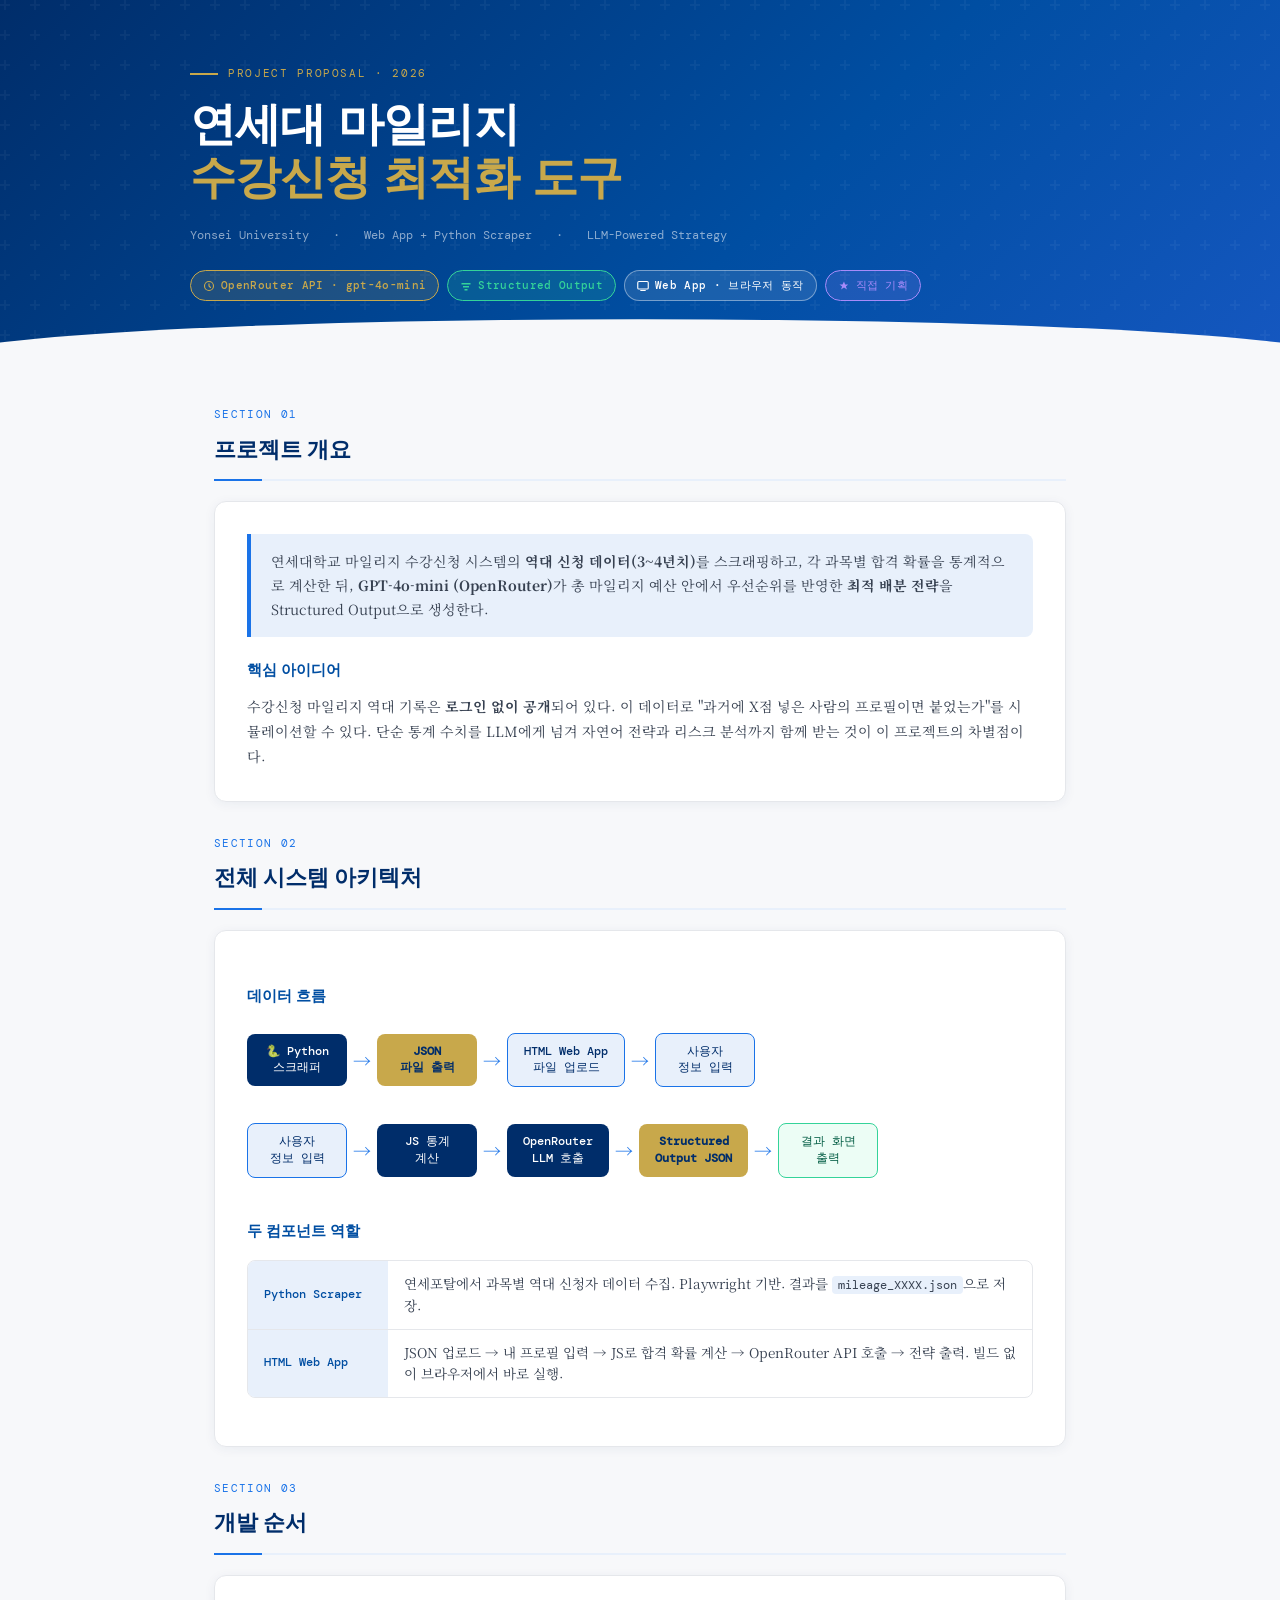
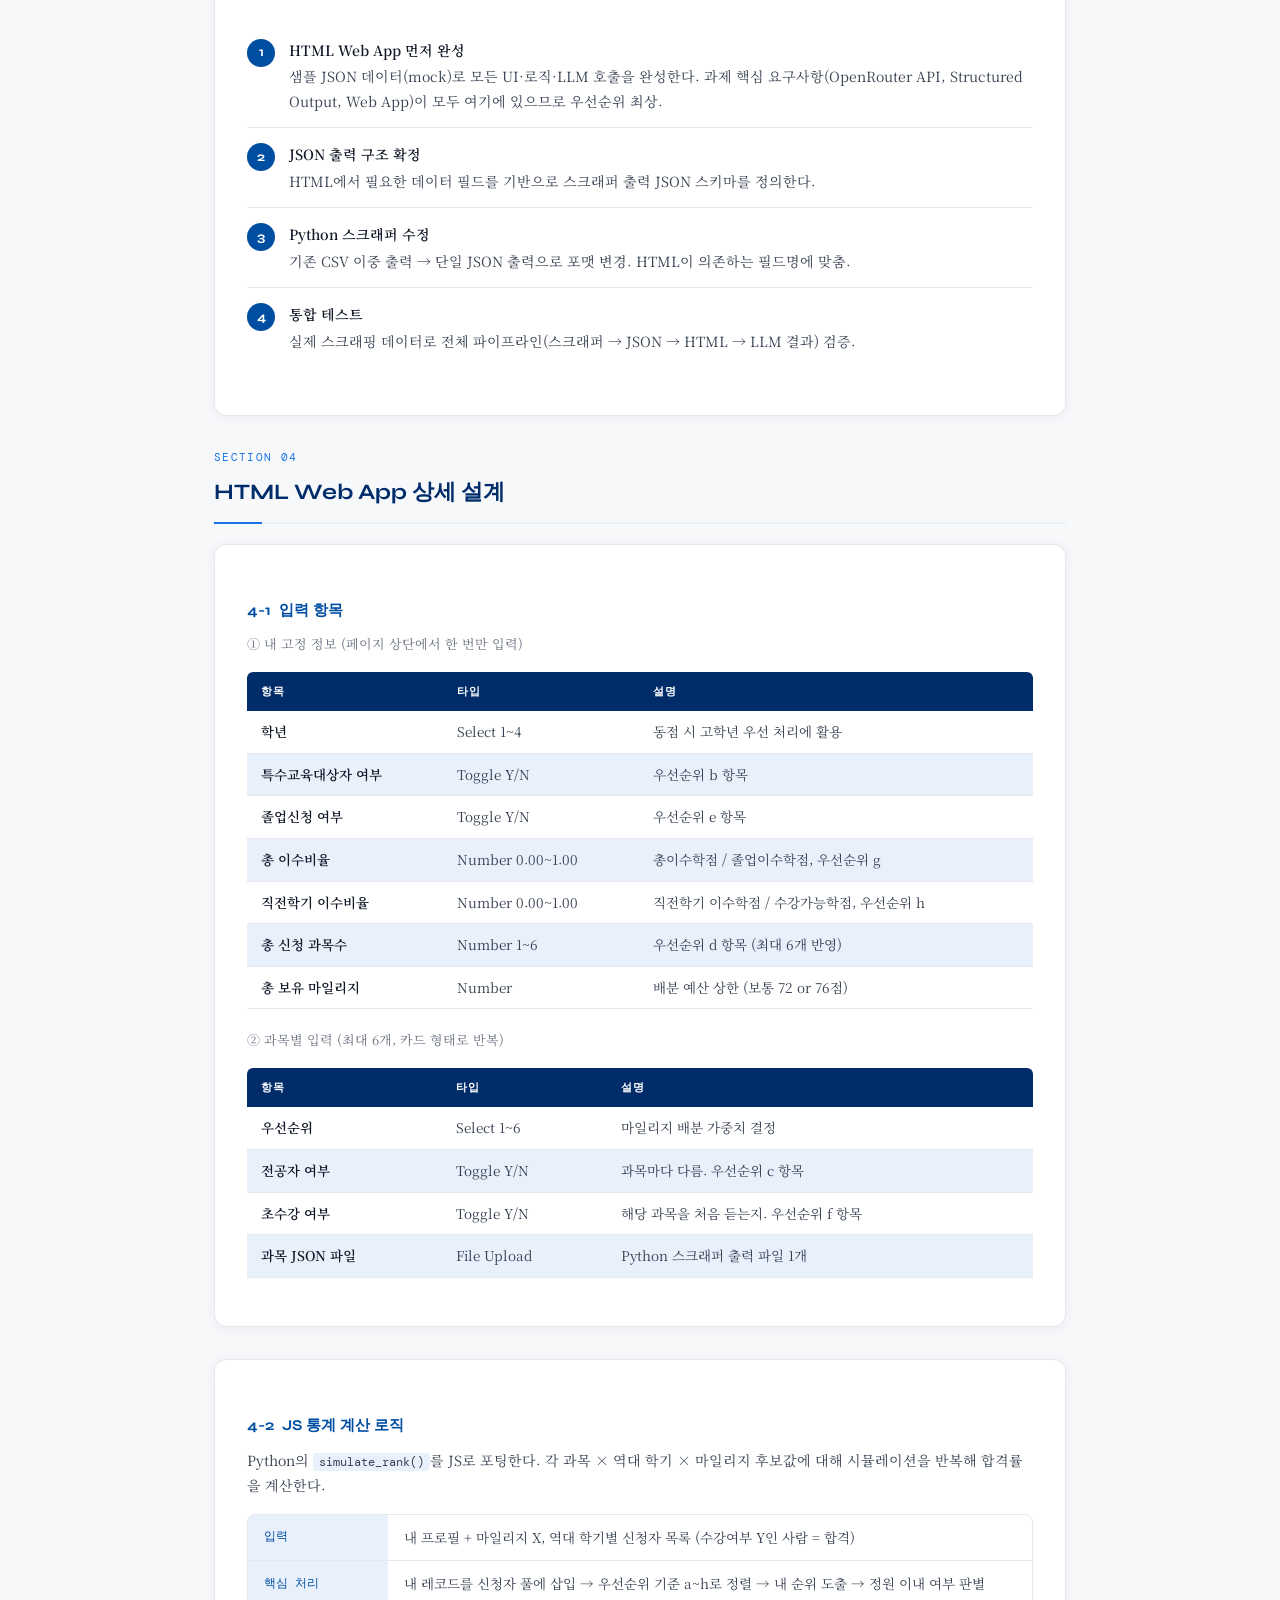
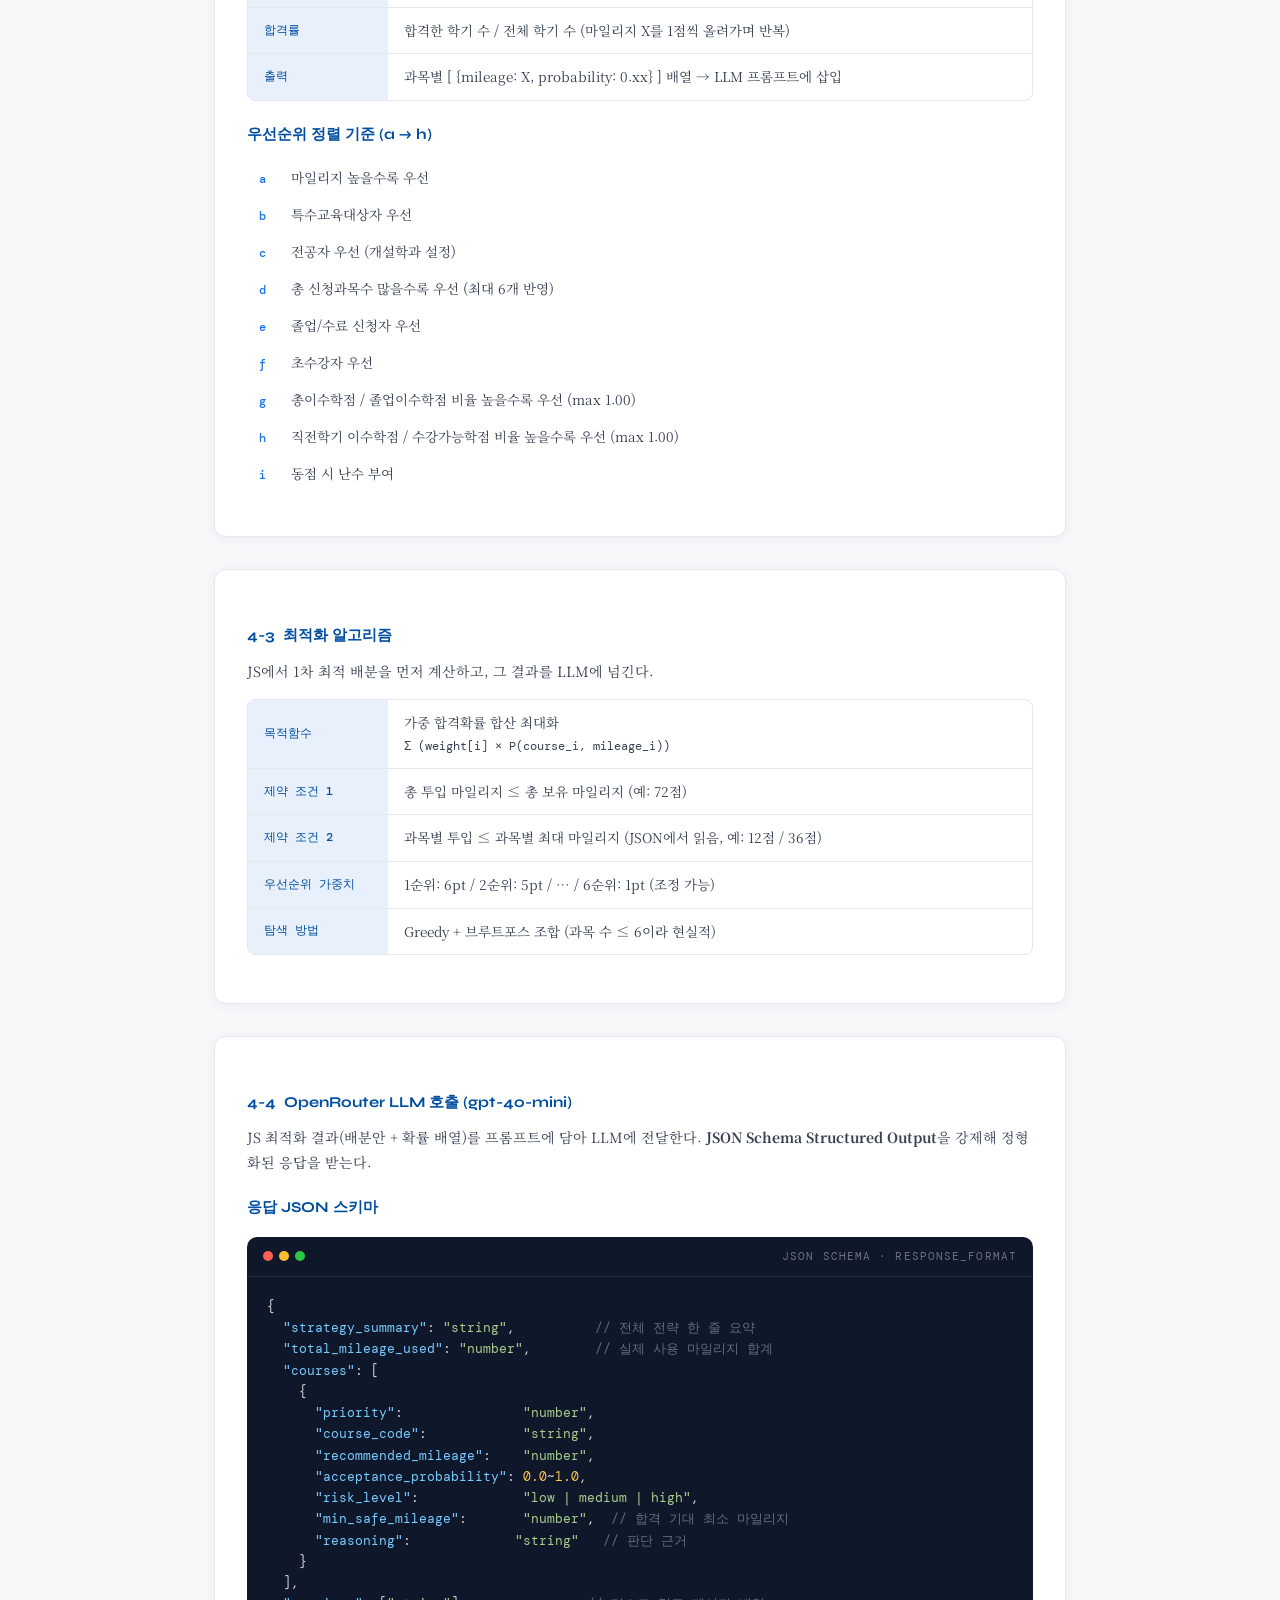
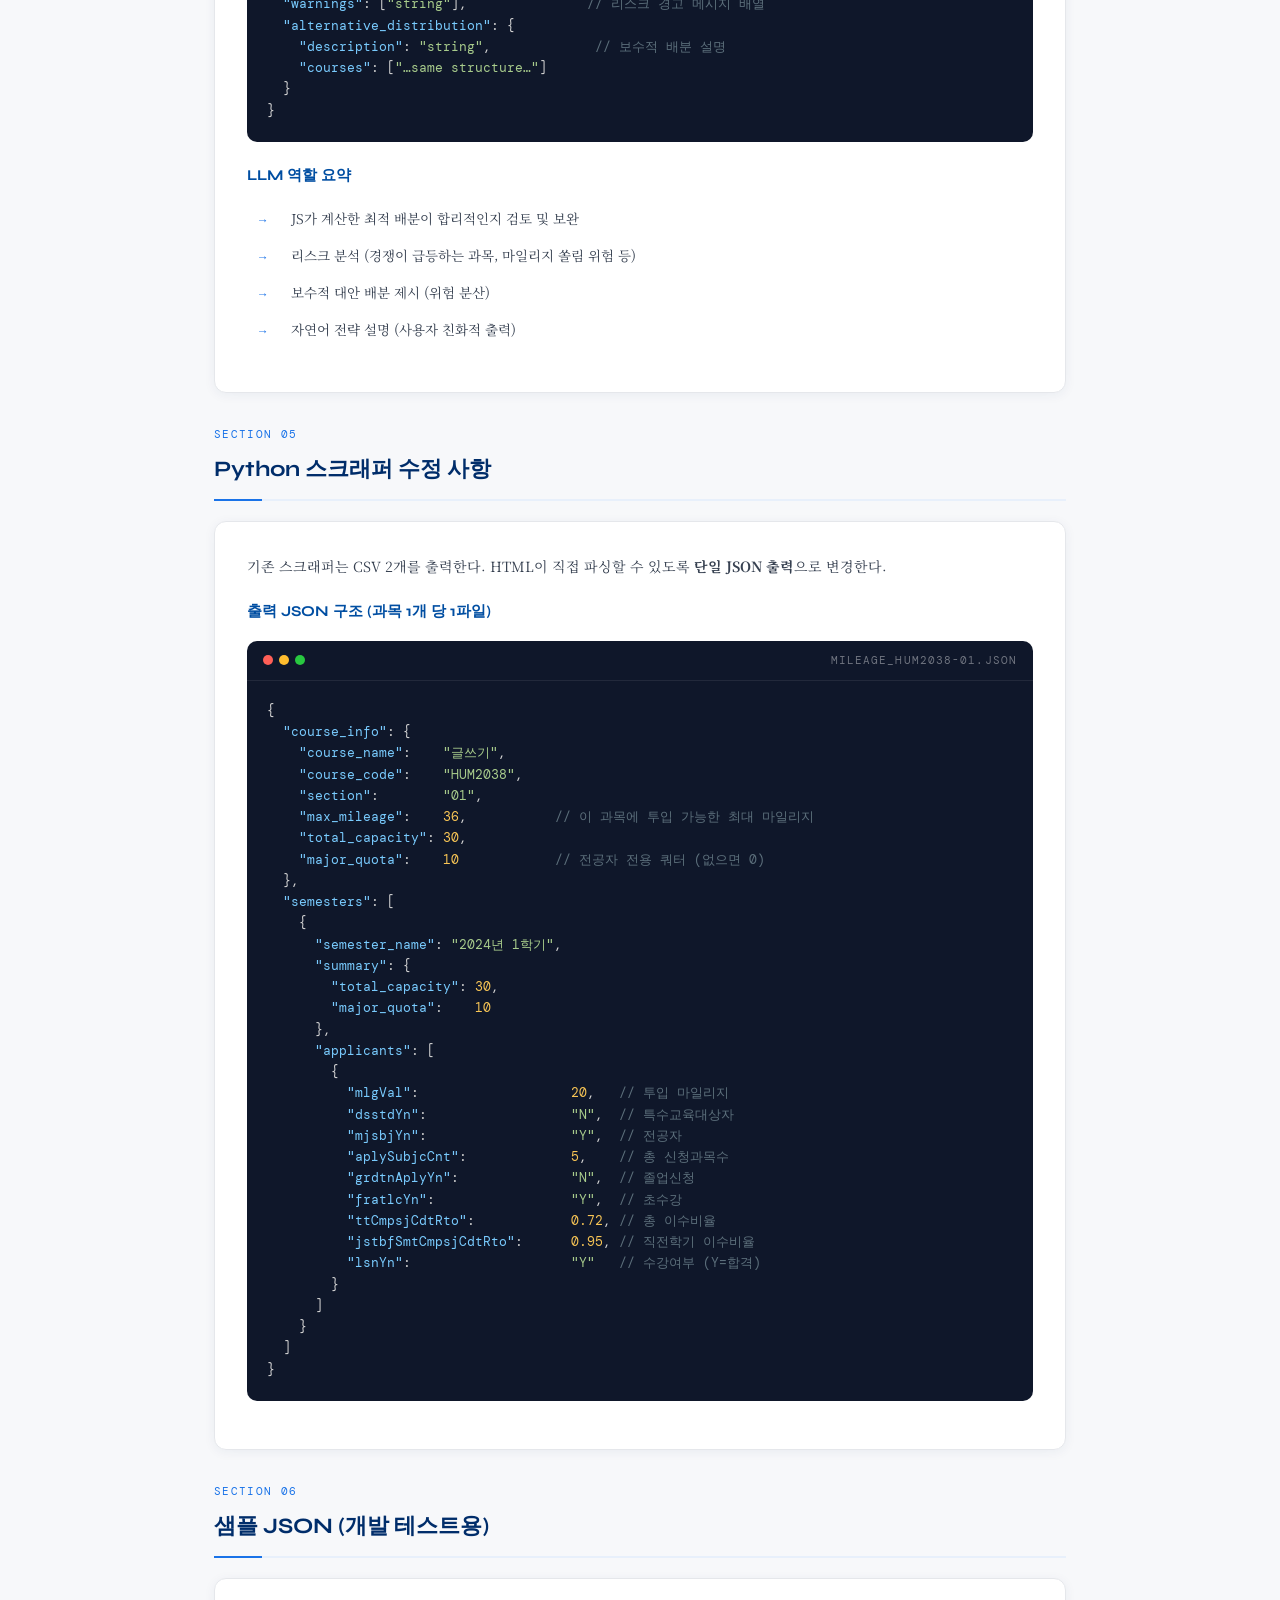
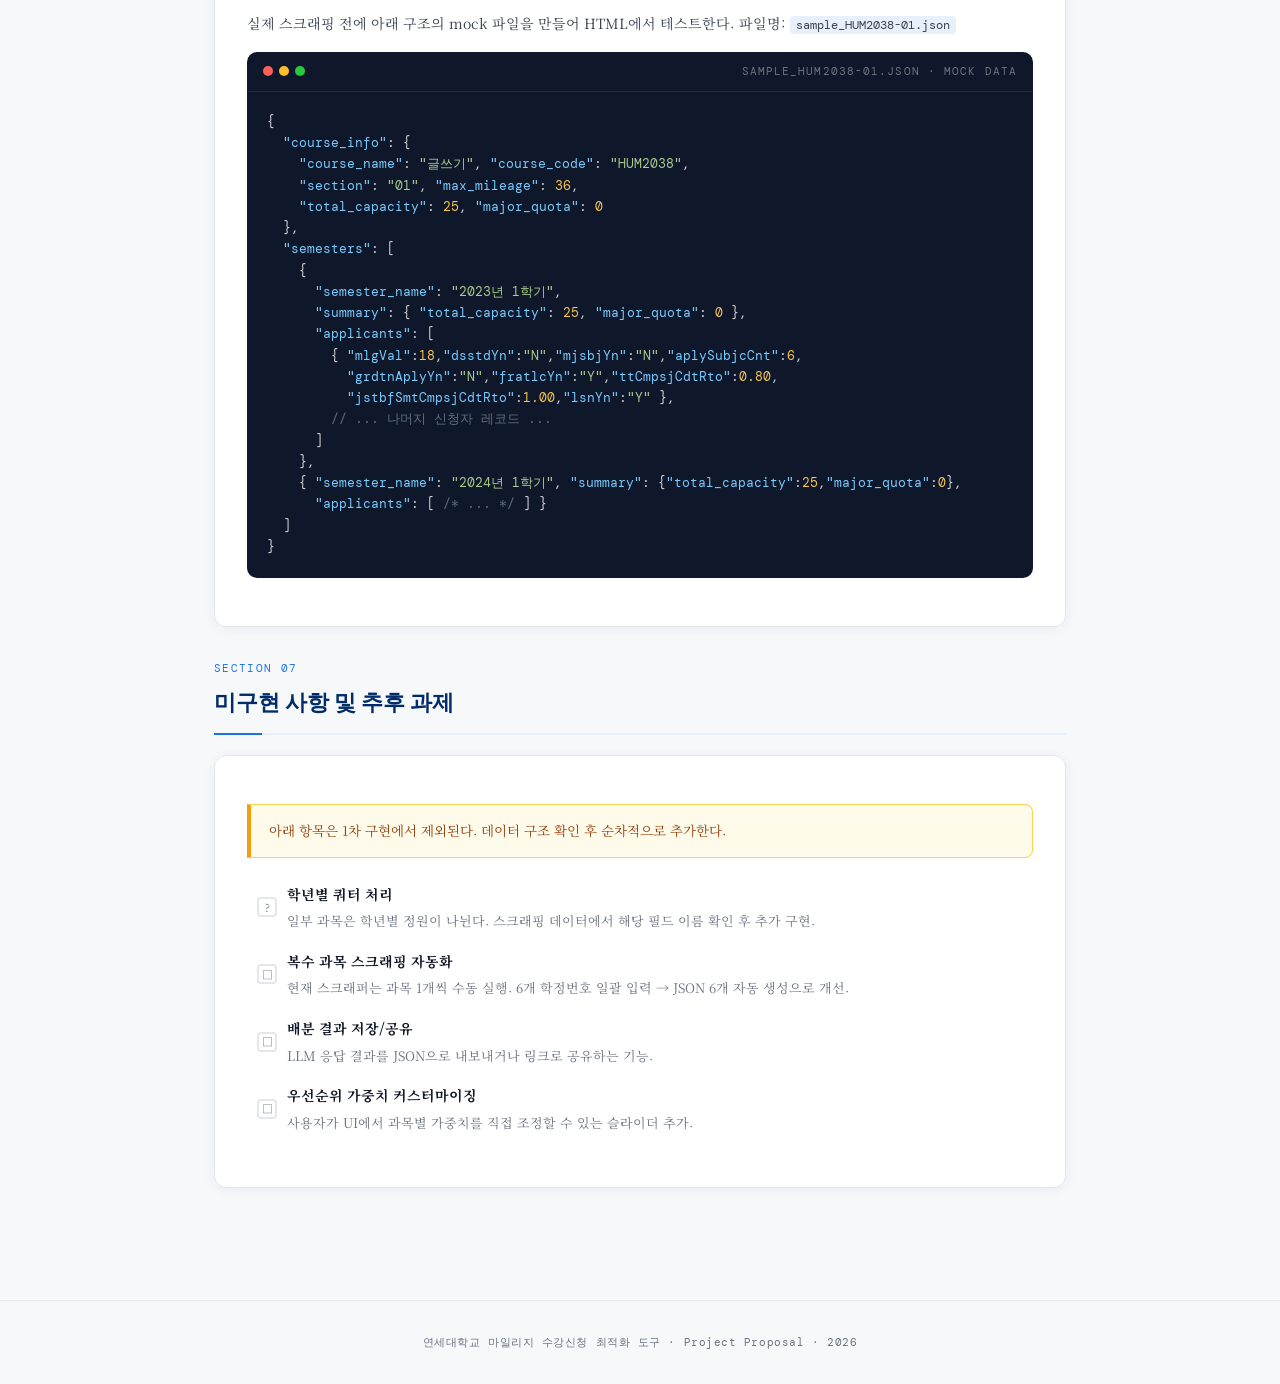
<file: proposal.html>
<!DOCTYPE html>
<html lang="ko">
<head>
<meta charset="UTF-8">
<meta name="viewport" content="width=device-width, initial-scale=1.0">
<title>프로젝트 기획안 — 연세대 마일리지 최적화</title>
<link rel="preconnect" href="https://fonts.googleapis.com">
<link href="https://fonts.googleapis.com/css2?family=Noto+Serif+KR:wght@400;600;700&family=DM+Mono:wght@400;500&family=Syne:wght@700;800&display=swap" rel="stylesheet">
<style>
  :root {
    --blue-deep:   #002D6A;
    --blue-mid:    #004EA2;
    --blue-light:  #1A73E8;
    --blue-pale:   #E8F0FB;
    --accent:      #C8A84B;   /* 연세 골드 */
    --accent-dim:  #F5EDD3;
    --ink:         #111827;
    --ink-mid:     #374151;
    --ink-soft:    #6B7280;
    --rule:        #E5E7EB;
    --bg:          #F7F8FA;
    --card:        #FFFFFF;
    --code-bg:     #0F172A;
    --code-fg:     #94C5F8;
  }

  *, *::before, *::after { box-sizing: border-box; margin: 0; padding: 0; }

  html { scroll-behavior: smooth; }

  body {
    font-family: 'Noto Serif KR', Georgia, serif;
    background: var(--bg);
    color: var(--ink);
    line-height: 1.75;
    font-size: 15px;
  }

  /* ── HEADER ── */
  header {
    background: linear-gradient(135deg, var(--blue-deep) 0%, var(--blue-mid) 60%, #1557C0 100%);
    color: #fff;
    padding: 64px 40px 56px;
    position: relative;
    overflow: hidden;
  }
  header::before {
    content: '';
    position: absolute;
    inset: 0;
    background: url("data:image/svg+xml,%3Csvg width='60' height='60' viewBox='0 0 60 60' xmlns='http://www.w3.org/2000/svg'%3E%3Cg fill='none' fill-rule='evenodd'%3E%3Cg fill='%23ffffff' fill-opacity='0.04'%3E%3Cpath d='M36 34v-4h-2v4h-4v2h4v4h2v-4h4v-2h-4zm0-30V0h-2v4h-4v2h4v4h2V6h4V4h-4zM6 34v-4H4v4H0v2h4v4h2v-4h4v-2H6zM6 4V0H4v4H0v2h4v4h2V6h4V4H6z'/%3E%3C/g%3E%3C/g%3E%3C/svg%3E");
  }
  header::after {
    content: '';
    position: absolute;
    bottom: -2px; left: 0; right: 0;
    height: 40px;
    background: var(--bg);
    clip-path: ellipse(55% 100% at 50% 100%);
  }
  .header-inner {
    max-width: 900px;
    margin: 0 auto;
    position: relative;
  }
  .header-label {
    font-family: 'DM Mono', monospace;
    font-size: 11px;
    letter-spacing: 0.15em;
    color: var(--accent);
    text-transform: uppercase;
    margin-bottom: 16px;
    display: flex;
    align-items: center;
    gap: 10px;
  }
  .header-label::before {
    content: '';
    display: block;
    width: 28px; height: 2px;
    background: var(--accent);
  }
  h1 {
    font-family: 'Syne', sans-serif;
    font-size: clamp(28px, 5vw, 46px);
    font-weight: 800;
    line-height: 1.15;
    margin-bottom: 20px;
    letter-spacing: -0.02em;
  }
  h1 span { color: var(--accent); }
  .header-meta {
    font-family: 'DM Mono', monospace;
    font-size: 12px;
    color: rgba(255,255,255,0.55);
    display: flex;
    gap: 24px;
    flex-wrap: wrap;
    margin-top: 8px;
  }

  /* ── BADGES ── */
  .badges {
    display: flex;
    flex-wrap: wrap;
    gap: 8px;
    margin-top: 24px;
  }
  .badge {
    display: inline-flex;
    align-items: center;
    gap: 6px;
    padding: 5px 12px;
    border-radius: 20px;
    font-family: 'DM Mono', monospace;
    font-size: 11px;
    font-weight: 500;
    letter-spacing: 0.03em;
    border: 1.5px solid;
  }
  .badge-gold   { background: rgba(200,168,75,0.15); border-color: var(--accent);     color: var(--accent); }
  .badge-blue   { background: rgba(255,255,255,0.1); border-color: rgba(255,255,255,0.4); color: #fff; }
  .badge-green  { background: rgba(52,211,153,0.15); border-color: #34D399;           color: #34D399; }
  .badge-purple { background: rgba(167,139,250,0.15); border-color: #A78BFA;          color: #A78BFA; }
  .badge svg { width: 12px; height: 12px; }

  /* ── LAYOUT ── */
  main {
    max-width: 900px;
    margin: 0 auto;
    padding: 48px 24px 80px;
  }

  /* ── SECTION TITLES ── */
  .section-num {
    font-family: 'DM Mono', monospace;
    font-size: 11px;
    color: var(--blue-light);
    letter-spacing: 0.12em;
    text-transform: uppercase;
    margin-bottom: 6px;
  }
  h2 {
    font-family: 'Syne', sans-serif;
    font-size: 22px;
    font-weight: 700;
    color: var(--blue-deep);
    margin-bottom: 20px;
    padding-bottom: 10px;
    border-bottom: 2px solid var(--blue-pale);
    position: relative;
  }
  h2::after {
    content: '';
    position: absolute;
    bottom: -2px; left: 0;
    width: 48px; height: 2px;
    background: var(--blue-light);
  }
  h3 {
    font-family: 'Syne', sans-serif;
    font-size: 15px;
    font-weight: 700;
    color: var(--blue-mid);
    margin: 20px 0 10px;
  }

  /* ── CARD ── */
  .card {
    background: var(--card);
    border-radius: 12px;
    padding: 32px;
    margin-bottom: 32px;
    border: 1px solid var(--rule);
    box-shadow: 0 2px 12px rgba(0,46,106,0.06);
  }
  .card + .card { margin-top: 0; }

  /* ── PURPOSE BOX ── */
  .purpose-box {
    background: var(--blue-pale);
    border-left: 4px solid var(--blue-light);
    border-radius: 0 8px 8px 0;
    padding: 16px 20px;
    margin-bottom: 20px;
    font-size: 14px;
    color: var(--ink-mid);
    line-height: 1.7;
  }

  /* ── FLOWCHART ── */
  .flow {
    display: flex;
    align-items: center;
    flex-wrap: wrap;
    gap: 0;
    margin: 24px 0;
    overflow-x: auto;
    padding-bottom: 8px;
  }
  .flow-node {
    background: var(--blue-deep);
    color: #fff;
    border-radius: 8px;
    padding: 10px 16px;
    font-family: 'DM Mono', monospace;
    font-size: 11.5px;
    font-weight: 500;
    text-align: center;
    white-space: nowrap;
    min-width: 100px;
    line-height: 1.4;
  }
  .flow-node.accent { background: var(--accent); color: var(--blue-deep); font-weight: 700; }
  .flow-node.light  { background: var(--blue-pale); color: var(--blue-deep); border: 1.5px solid var(--blue-light); }
  .flow-node.green  { background: #ECFDF5; color: #065F46; border: 1.5px solid #34D399; }
  .flow-arrow {
    font-size: 18px;
    color: var(--blue-light);
    padding: 0 6px;
    flex-shrink: 0;
  }
  .flow-row {
    display: flex;
    align-items: center;
    flex-wrap: wrap;
    gap: 0;
    width: 100%;
    margin-bottom: 4px;
  }

  /* ── STEP LIST ── */
  .step-list { list-style: none; padding: 0; margin: 16px 0; }
  .step-list li {
    display: flex;
    align-items: flex-start;
    gap: 14px;
    padding: 14px 0;
    border-bottom: 1px solid var(--rule);
    font-size: 14px;
    color: var(--ink-mid);
  }
  .step-list li:last-child { border-bottom: none; }
  .step-num {
    flex-shrink: 0;
    width: 28px; height: 28px;
    border-radius: 50%;
    background: var(--blue-mid);
    color: #fff;
    font-family: 'Syne', sans-serif;
    font-size: 13px;
    font-weight: 700;
    display: flex;
    align-items: center;
    justify-content: center;
    margin-top: 1px;
  }
  .step-list li strong { display: block; color: var(--ink); font-weight: 600; margin-bottom: 2px; }

  /* ── INPUT TABLE ── */
  table {
    width: 100%;
    border-collapse: collapse;
    font-size: 13.5px;
    margin: 16px 0;
  }
  thead th {
    background: var(--blue-deep);
    color: #fff;
    font-family: 'DM Mono', monospace;
    font-size: 11px;
    letter-spacing: 0.08em;
    text-transform: uppercase;
    padding: 10px 14px;
    text-align: left;
  }
  thead th:first-child { border-radius: 6px 0 0 0; }
  thead th:last-child  { border-radius: 0 6px 0 0; }
  tbody tr:nth-child(even) { background: var(--blue-pale); }
  tbody td {
    padding: 9px 14px;
    border-bottom: 1px solid var(--rule);
    color: var(--ink-mid);
    vertical-align: top;
  }
  tbody td:first-child { font-weight: 600; color: var(--ink); white-space: nowrap; }
  tbody tr:hover { background: #EDF3FD; }

  /* ── PRIORITY LIST ── */
  .priority-list { list-style: none; padding: 0; margin: 12px 0; }
  .priority-list li {
    display: flex;
    align-items: baseline;
    gap: 12px;
    padding: 8px 12px;
    border-radius: 6px;
    font-size: 13.5px;
    color: var(--ink-mid);
    line-height: 1.5;
  }
  .priority-list li:hover { background: var(--blue-pale); }
  .pri-key {
    flex-shrink: 0;
    font-family: 'DM Mono', monospace;
    font-size: 12px;
    font-weight: 500;
    color: var(--blue-light);
    width: 20px;
  }

  /* ── CODE BLOCK ── */
  .code-wrap {
    background: var(--code-bg);
    border-radius: 10px;
    overflow: hidden;
    margin: 16px 0;
  }
  .code-header {
    display: flex;
    align-items: center;
    justify-content: space-between;
    padding: 10px 16px;
    border-bottom: 1px solid rgba(255,255,255,0.08);
  }
  .code-lang {
    font-family: 'DM Mono', monospace;
    font-size: 11px;
    color: rgba(255,255,255,0.4);
    letter-spacing: 0.1em;
    text-transform: uppercase;
  }
  .code-dots { display: flex; gap: 6px; }
  .code-dots span {
    width: 10px; height: 10px; border-radius: 50%;
  }
  .code-dots span:nth-child(1) { background: #FF5F57; }
  .code-dots span:nth-child(2) { background: #FFBD2E; }
  .code-dots span:nth-child(3) { background: #28C840; }
  pre {
    padding: 20px;
    overflow-x: auto;
    font-family: 'DM Mono', monospace;
    font-size: 12.5px;
    line-height: 1.7;
    color: var(--code-fg);
    white-space: pre;
  }
  .s  { color: #A8CC8C; }   /* string */
  .k  { color: #CC99CD; }   /* keyword */
  .n  { color: #F8C555; }   /* number */
  .c  { color: #5C6F7B; }   /* comment */
  .p  { color: #D4D4D4; }   /* punctuation */
  .t  { color: #79CBFE; }   /* type */

  /* ── ALGO BOX ── */
  .algo-box {
    border: 1px solid var(--rule);
    border-radius: 8px;
    overflow: hidden;
    margin: 16px 0;
  }
  .algo-row {
    display: grid;
    grid-template-columns: 140px 1fr;
    border-bottom: 1px solid var(--rule);
    font-size: 13.5px;
  }
  .algo-row:last-child { border-bottom: none; }
  .algo-label {
    background: var(--blue-pale);
    padding: 12px 16px;
    font-family: 'DM Mono', monospace;
    font-size: 11.5px;
    color: var(--blue-mid);
    font-weight: 500;
    display: flex;
    align-items: center;
  }
  .algo-val {
    padding: 12px 16px;
    color: var(--ink-mid);
    line-height: 1.6;
  }

  /* ── SCHEMA CALLOUT ── */
  .schema-callout {
    background: linear-gradient(135deg, #0F172A 0%, #1E293B 100%);
    border-radius: 10px;
    padding: 4px;
    margin: 16px 0;
  }
  .schema-inner {
    background: #0F172A;
    border-radius: 8px;
    padding: 20px;
    font-family: 'DM Mono', monospace;
    font-size: 12px;
    line-height: 1.8;
    color: #94A3B8;
    overflow-x: auto;
  }

  /* ── TODO LIST ── */
  .todo-list { list-style: none; padding: 0; margin: 12px 0; }
  .todo-list li {
    display: flex;
    align-items: center;
    gap: 10px;
    padding: 8px 10px;
    border-radius: 6px;
    font-size: 14px;
    color: var(--ink-mid);
  }
  .todo-list li:hover { background: var(--blue-pale); }
  .todo-icon {
    width: 20px; height: 20px;
    border-radius: 4px;
    border: 2px solid var(--rule);
    flex-shrink: 0;
    display: flex;
    align-items: center;
    justify-content: center;
    font-size: 11px;
    color: var(--ink-soft);
  }

  /* ── WARN BOX ── */
  .warn-box {
    background: #FFFBEB;
    border: 1px solid #FCD34D;
    border-left: 4px solid #F59E0B;
    border-radius: 0 8px 8px 0;
    padding: 14px 18px;
    font-size: 13.5px;
    color: #92400E;
    margin: 16px 0;
  }

  /* ── FOOTER ── */
  footer {
    text-align: center;
    padding: 32px 24px;
    font-family: 'DM Mono', monospace;
    font-size: 11px;
    color: var(--ink-soft);
    border-top: 1px solid var(--rule);
    letter-spacing: 0.05em;
  }

  /* ── RESPONSIVE ── */
  @media (max-width: 640px) {
    header { padding: 48px 24px 44px; }
    .card  { padding: 22px 18px; }
    .flow-node { font-size: 10.5px; padding: 8px 12px; min-width: 80px; }
    .algo-row { grid-template-columns: 1fr; }
    .algo-label { border-bottom: 1px solid var(--rule); }
    table { font-size: 12px; }
  }

  /* ── SCROLL ANIMATIONS ── */
  .card {
    opacity: 0;
    transform: translateY(18px);
    animation: fadeUp 0.5s ease forwards;
  }
  @keyframes fadeUp {
    to { opacity: 1; transform: translateY(0); }
  }
  .card:nth-child(1) { animation-delay: 0.05s; }
  .card:nth-child(2) { animation-delay: 0.12s; }
  .card:nth-child(3) { animation-delay: 0.19s; }
  .card:nth-child(4) { animation-delay: 0.26s; }
  .card:nth-child(5) { animation-delay: 0.33s; }
  .card:nth-child(6) { animation-delay: 0.40s; }
  .card:nth-child(7) { animation-delay: 0.47s; }
</style>
</head>
<body>

<!-- ── HEADER ── -->
<header>
  <div class="header-inner">
    <p class="header-label">Project Proposal · 2026</p>
    <h1>연세대 마일리지<br><span>수강신청 최적화 도구</span></h1>
    <div class="header-meta">
      <span>Yonsei University</span>
      <span>·</span>
      <span>Web App + Python Scraper</span>
      <span>·</span>
      <span>LLM-Powered Strategy</span>
    </div>
    <div class="badges">
      <span class="badge badge-gold">
        <svg viewBox="0 0 16 16" fill="currentColor"><circle cx="8" cy="8" r="6" stroke="currentColor" stroke-width="1.5" fill="none"/><path d="M8 5v3l2 2" stroke="currentColor" stroke-width="1.5" stroke-linecap="round" fill="none"/></svg>
        OpenRouter API · gpt-4o-mini
      </span>
      <span class="badge badge-green">
        <svg viewBox="0 0 16 16" fill="currentColor"><path d="M2 4h12v2H2zm2 4h8v2H4zm2 4h4v2H6z"/></svg>
        Structured Output
      </span>
      <span class="badge badge-blue">
        <svg viewBox="0 0 16 16" fill="currentColor"><rect x="1" y="2" width="14" height="10" rx="1.5" stroke="currentColor" stroke-width="1.5" fill="none"/><path d="M5 14h6" stroke="currentColor" stroke-width="1.5" stroke-linecap="round" fill="none"/></svg>
        Web App · 브라우저 동작
      </span>
      <span class="badge badge-purple">
        <svg viewBox="0 0 16 16" fill="currentColor"><path d="M8 2l1.5 4h4l-3 2.5 1.5 4L8 10l-4 2.5 1.5-4L2 6h4z"/></svg>
        직접 기획
      </span>
    </div>
  </div>
</header>

<main>

  <!-- ── 1. 프로젝트 개요 ── -->
  <div class="section-num">Section 01</div>
  <h2>프로젝트 개요</h2>

  <div class="card">
    <div class="purpose-box">
      연세대학교 마일리지 수강신청 시스템의 <strong>역대 신청 데이터(3~4년치)</strong>를 스크래핑하고,
      각 과목별 합격 확률을 통계적으로 계산한 뒤, <strong>GPT-4o-mini (OpenRouter)</strong>가
      총 마일리지 예산 안에서 우선순위를 반영한 <strong>최적 배분 전략</strong>을 Structured Output으로 생성한다.
    </div>

    <h3>핵심 아이디어</h3>
    <p style="font-size:14px;color:var(--ink-mid);line-height:1.8;">
      수강신청 마일리지 역대 기록은 <strong>로그인 없이 공개</strong>되어 있다.
      이 데이터로 "과거에 X점 넣은 사람의 프로필이면 붙었는가"를 시뮬레이션할 수 있다.
      단순 통계 수치를 LLM에게 넘겨 자연어 전략과 리스크 분석까지 함께 받는 것이 이 프로젝트의 차별점이다.
    </p>
  </div>

  <!-- ── 2. 시스템 아키텍처 ── -->
  <div class="section-num">Section 02</div>
  <h2>전체 시스템 아키텍처</h2>

  <div class="card">
    <h3>데이터 흐름</h3>
    <div class="flow">
      <div class="flow-row">
        <div class="flow-node">🐍 Python<br>스크래퍼</div>
        <div class="flow-arrow">→</div>
        <div class="flow-node accent">JSON<br>파일 출력</div>
        <div class="flow-arrow">→</div>
        <div class="flow-node light">HTML Web App<br>파일 업로드</div>
        <div class="flow-arrow">→</div>
        <div class="flow-node light">사용자<br>정보 입력</div>
      </div>
    </div>
    <div class="flow" style="margin-top:4px;">
      <div class="flow-row">
        <div class="flow-node light">사용자<br>정보 입력</div>
        <div class="flow-arrow">→</div>
        <div class="flow-node">JS 통계<br>계산</div>
        <div class="flow-arrow">→</div>
        <div class="flow-node">OpenRouter<br>LLM 호출</div>
        <div class="flow-arrow">→</div>
        <div class="flow-node accent">Structured<br>Output JSON</div>
        <div class="flow-arrow">→</div>
        <div class="flow-node green">결과 화면<br>출력</div>
      </div>
    </div>

    <h3 style="margin-top:28px;">두 컴포넌트 역할</h3>
    <div class="algo-box">
      <div class="algo-row">
        <div class="algo-label">Python Scraper</div>
        <div class="algo-val">연세포탈에서 과목별 역대 신청자 데이터 수집. Playwright 기반. 결과를 <code style="font-family:'DM Mono',monospace;font-size:12px;background:var(--blue-pale);padding:1px 6px;border-radius:4px;">mileage_XXXX.json</code>으로 저장.</div>
      </div>
      <div class="algo-row">
        <div class="algo-label">HTML Web App</div>
        <div class="algo-val">JSON 업로드 → 내 프로필 입력 → JS로 합격 확률 계산 → OpenRouter API 호출 → 전략 출력. 빌드 없이 브라우저에서 바로 실행.</div>
      </div>
    </div>
  </div>

  <!-- ── 3. 개발 순서 ── -->
  <div class="section-num">Section 03</div>
  <h2>개발 순서</h2>

  <div class="card">
    <ul class="step-list">
      <li>
        <div class="step-num">1</div>
        <div>
          <strong>HTML Web App 먼저 완성</strong>
          샘플 JSON 데이터(mock)로 모든 UI·로직·LLM 호출을 완성한다.
          과제 핵심 요구사항(OpenRouter API, Structured Output, Web App)이 모두 여기에 있으므로 우선순위 최상.
        </div>
      </li>
      <li>
        <div class="step-num">2</div>
        <div>
          <strong>JSON 출력 구조 확정</strong>
          HTML에서 필요한 데이터 필드를 기반으로 스크래퍼 출력 JSON 스키마를 정의한다.
        </div>
      </li>
      <li>
        <div class="step-num">3</div>
        <div>
          <strong>Python 스크래퍼 수정</strong>
          기존 CSV 이중 출력 → 단일 JSON 출력으로 포맷 변경. HTML이 의존하는 필드명에 맞춤.
        </div>
      </li>
      <li>
        <div class="step-num">4</div>
        <div>
          <strong>통합 테스트</strong>
          실제 스크래핑 데이터로 전체 파이프라인(스크래퍼 → JSON → HTML → LLM 결과) 검증.
        </div>
      </li>
    </ul>
  </div>

  <!-- ── 4. HTML Web App 설계 ── -->
  <div class="section-num">Section 04</div>
  <h2>HTML Web App 상세 설계</h2>

  <!-- 4-1 입력 -->
  <div class="card">
    <h3>4-1 &nbsp;입력 항목</h3>

    <p style="font-size:13px;color:var(--ink-soft);margin-bottom:12px;">① 내 고정 정보 (페이지 상단에서 한 번만 입력)</p>
    <table>
      <thead>
        <tr>
          <th>항목</th>
          <th>타입</th>
          <th>설명</th>
        </tr>
      </thead>
      <tbody>
        <tr><td>학년</td><td>Select 1~4</td><td>동점 시 고학년 우선 처리에 활용</td></tr>
        <tr><td>특수교육대상자 여부</td><td>Toggle Y/N</td><td>우선순위 b 항목</td></tr>
        <tr><td>졸업신청 여부</td><td>Toggle Y/N</td><td>우선순위 e 항목</td></tr>
        <tr><td>총 이수비율</td><td>Number 0.00~1.00</td><td>총이수학점 / 졸업이수학점, 우선순위 g</td></tr>
        <tr><td>직전학기 이수비율</td><td>Number 0.00~1.00</td><td>직전학기 이수학점 / 수강가능학점, 우선순위 h</td></tr>
        <tr><td>총 신청 과목수</td><td>Number 1~6</td><td>우선순위 d 항목 (최대 6개 반영)</td></tr>
        <tr><td>총 보유 마일리지</td><td>Number</td><td>배분 예산 상한 (보통 72 or 76점)</td></tr>
      </tbody>
    </table>

    <p style="font-size:13px;color:var(--ink-soft);margin: 20px 0 12px;">② 과목별 입력 (최대 6개, 카드 형태로 반복)</p>
    <table>
      <thead>
        <tr>
          <th>항목</th>
          <th>타입</th>
          <th>설명</th>
        </tr>
      </thead>
      <tbody>
        <tr><td>우선순위</td><td>Select 1~6</td><td>마일리지 배분 가중치 결정</td></tr>
        <tr><td>전공자 여부</td><td>Toggle Y/N</td><td>과목마다 다름. 우선순위 c 항목</td></tr>
        <tr><td>초수강 여부</td><td>Toggle Y/N</td><td>해당 과목을 처음 듣는지. 우선순위 f 항목</td></tr>
        <tr><td>과목 JSON 파일</td><td>File Upload</td><td>Python 스크래퍼 출력 파일 1개</td></tr>
      </tbody>
    </table>
  </div>

  <!-- 4-2 통계 계산 -->
  <div class="card">
    <h3>4-2 &nbsp;JS 통계 계산 로직</h3>
    <p style="font-size:14px;color:var(--ink-mid);margin-bottom:12px;">
      Python의 <code style="font-family:'DM Mono',monospace;font-size:12px;background:var(--blue-pale);padding:1px 6px;border-radius:4px;">simulate_rank()</code>를 JS로 포팅한다.
      각 과목 × 역대 학기 × 마일리지 후보값에 대해 시뮬레이션을 반복해 합격률을 계산한다.
    </p>

    <div class="algo-box">
      <div class="algo-row">
        <div class="algo-label">입력</div>
        <div class="algo-val">내 프로필 + 마일리지 X, 역대 학기별 신청자 목록 (수강여부 Y인 사람 = 합격)</div>
      </div>
      <div class="algo-row">
        <div class="algo-label">핵심 처리</div>
        <div class="algo-val">내 레코드를 신청자 풀에 삽입 → 우선순위 기준 a~h로 정렬 → 내 순위 도출 → 정원 이내 여부 판별</div>
      </div>
      <div class="algo-row">
        <div class="algo-label">합격률</div>
        <div class="algo-val">합격한 학기 수 / 전체 학기 수 (마일리지 X를 1점씩 올려가며 반복)</div>
      </div>
      <div class="algo-row">
        <div class="algo-label">출력</div>
        <div class="algo-val">과목별 [ {mileage: X, probability: 0.xx} ] 배열 → LLM 프롬프트에 삽입</div>
      </div>
    </div>

    <h3 style="margin-top:20px;">우선순위 정렬 기준 (a → h)</h3>
    <ul class="priority-list">
      <li><span class="pri-key">a</span> 마일리지 높을수록 우선</li>
      <li><span class="pri-key">b</span> 특수교육대상자 우선</li>
      <li><span class="pri-key">c</span> 전공자 우선 (개설학과 설정)</li>
      <li><span class="pri-key">d</span> 총 신청과목수 많을수록 우선 (최대 6개 반영)</li>
      <li><span class="pri-key">e</span> 졸업/수료 신청자 우선</li>
      <li><span class="pri-key">f</span> 초수강자 우선</li>
      <li><span class="pri-key">g</span> 총이수학점 / 졸업이수학점 비율 높을수록 우선 (max 1.00)</li>
      <li><span class="pri-key">h</span> 직전학기 이수학점 / 수강가능학점 비율 높을수록 우선 (max 1.00)</li>
      <li><span class="pri-key">i</span> 동점 시 난수 부여</li>
    </ul>
  </div>

  <!-- 4-3 최적화 -->
  <div class="card">
    <h3>4-3 &nbsp;최적화 알고리즘</h3>
    <p style="font-size:14px;color:var(--ink-mid);margin-bottom:16px;">
      JS에서 1차 최적 배분을 먼저 계산하고, 그 결과를 LLM에 넘긴다.
    </p>
    <div class="algo-box">
      <div class="algo-row">
        <div class="algo-label">목적함수</div>
        <div class="algo-val">가중 합격확률 합산 최대화<br>
          <code style="font-family:'DM Mono',monospace;font-size:12px;">Σ (weight[i] × P(course_i, mileage_i))</code>
        </div>
      </div>
      <div class="algo-row">
        <div class="algo-label">제약 조건 1</div>
        <div class="algo-val">총 투입 마일리지 ≤ 총 보유 마일리지 (예: 72점)</div>
      </div>
      <div class="algo-row">
        <div class="algo-label">제약 조건 2</div>
        <div class="algo-val">과목별 투입 ≤ 과목별 최대 마일리지 (JSON에서 읽음, 예: 12점 / 36점)</div>
      </div>
      <div class="algo-row">
        <div class="algo-label">우선순위 가중치</div>
        <div class="algo-val">1순위: 6pt / 2순위: 5pt / … / 6순위: 1pt (조정 가능)</div>
      </div>
      <div class="algo-row">
        <div class="algo-label">탐색 방법</div>
        <div class="algo-val">Greedy + 브루트포스 조합 (과목 수 ≤ 6이라 현실적)</div>
      </div>
    </div>
  </div>

  <!-- 4-4 LLM -->
  <div class="card">
    <h3>4-4 &nbsp;OpenRouter LLM 호출 (gpt-4o-mini)</h3>
    <p style="font-size:14px;color:var(--ink-mid);margin-bottom:16px;">
      JS 최적화 결과(배분안 + 확률 배열)를 프롬프트에 담아 LLM에 전달한다.
      <strong>JSON Schema Structured Output</strong>을 강제해 정형화된 응답을 받는다.
    </p>

    <h3>응답 JSON 스키마</h3>
    <div class="code-wrap">
      <div class="code-header">
        <div class="code-dots"><span></span><span></span><span></span></div>
        <div class="code-lang">JSON Schema · response_format</div>
      </div>
      <pre><span class="p">{</span>
  <span class="t">"strategy_summary"</span><span class="p">:</span> <span class="s">"string"</span><span class="p">,</span>          <span class="c">// 전체 전략 한 줄 요약</span>
  <span class="t">"total_mileage_used"</span><span class="p">:</span> <span class="s">"number"</span><span class="p">,</span>        <span class="c">// 실제 사용 마일리지 합계</span>
  <span class="t">"courses"</span><span class="p">: [</span>
    <span class="p">{</span>
      <span class="t">"priority"</span><span class="p">:</span>               <span class="s">"number"</span><span class="p">,</span>
      <span class="t">"course_code"</span><span class="p">:</span>            <span class="s">"string"</span><span class="p">,</span>
      <span class="t">"recommended_mileage"</span><span class="p">:</span>    <span class="s">"number"</span><span class="p">,</span>
      <span class="t">"acceptance_probability"</span><span class="p">:</span> <span class="n">0.0</span><span class="p">~</span><span class="n">1.0</span><span class="p">,</span>
      <span class="t">"risk_level"</span><span class="p">:</span>             <span class="s">"low | medium | high"</span><span class="p">,</span>
      <span class="t">"min_safe_mileage"</span><span class="p">:</span>       <span class="s">"number"</span><span class="p">,</span>  <span class="c">// 합격 기대 최소 마일리지</span>
      <span class="t">"reasoning"</span><span class="p">:</span>             <span class="s">"string"</span>   <span class="c">// 판단 근거</span>
    <span class="p">}</span>
  <span class="p">],</span>
  <span class="t">"warnings"</span><span class="p">: [</span><span class="s">"string"</span><span class="p">],</span>               <span class="c">// 리스크 경고 메시지 배열</span>
  <span class="t">"alternative_distribution"</span><span class="p">: {</span>
    <span class="t">"description"</span><span class="p">:</span> <span class="s">"string"</span><span class="p">,</span>             <span class="c">// 보수적 배분 설명</span>
    <span class="t">"courses"</span><span class="p">: [</span><span class="s">"…same structure…"</span><span class="p">]</span>
  <span class="p">}</span>
<span class="p">}</span></pre>
    </div>

    <h3>LLM 역할 요약</h3>
    <ul class="priority-list">
      <li><span class="pri-key">→</span> JS가 계산한 최적 배분이 합리적인지 검토 및 보완</li>
      <li><span class="pri-key">→</span> 리스크 분석 (경쟁이 급등하는 과목, 마일리지 쏠림 위험 등)</li>
      <li><span class="pri-key">→</span> 보수적 대안 배분 제시 (위험 분산)</li>
      <li><span class="pri-key">→</span> 자연어 전략 설명 (사용자 친화적 출력)</li>
    </ul>
  </div>

  <!-- ── 5. Python 스크래퍼 수정 ── -->
  <div class="section-num">Section 05</div>
  <h2>Python 스크래퍼 수정 사항</h2>

  <div class="card">
    <p style="font-size:14px;color:var(--ink-mid);margin-bottom:20px;">
      기존 스크래퍼는 CSV 2개를 출력한다. HTML이 직접 파싱할 수 있도록 <strong>단일 JSON 출력</strong>으로 변경한다.
    </p>
    <h3>출력 JSON 구조 (과목 1개 당 1파일)</h3>
    <div class="code-wrap">
      <div class="code-header">
        <div class="code-dots"><span></span><span></span><span></span></div>
        <div class="code-lang">mileage_HUM2038-01.json</div>
      </div>
      <pre><span class="p">{</span>
  <span class="t">"course_info"</span><span class="p">: {</span>
    <span class="t">"course_name"</span><span class="p">:</span>    <span class="s">"글쓰기"</span><span class="p">,</span>
    <span class="t">"course_code"</span><span class="p">:</span>    <span class="s">"HUM2038"</span><span class="p">,</span>
    <span class="t">"section"</span><span class="p">:</span>        <span class="s">"01"</span><span class="p">,</span>
    <span class="t">"max_mileage"</span><span class="p">:</span>    <span class="n">36</span><span class="p">,</span>           <span class="c">// 이 과목에 투입 가능한 최대 마일리지</span>
    <span class="t">"total_capacity"</span><span class="p">:</span> <span class="n">30</span><span class="p">,</span>
    <span class="t">"major_quota"</span><span class="p">:</span>    <span class="n">10</span>            <span class="c">// 전공자 전용 쿼터 (없으면 0)</span>
  <span class="p">},</span>
  <span class="t">"semesters"</span><span class="p">: [</span>
    <span class="p">{</span>
      <span class="t">"semester_name"</span><span class="p">:</span> <span class="s">"2024년 1학기"</span><span class="p">,</span>
      <span class="t">"summary"</span><span class="p">: {</span>
        <span class="t">"total_capacity"</span><span class="p">:</span> <span class="n">30</span><span class="p">,</span>
        <span class="t">"major_quota"</span><span class="p">:</span>    <span class="n">10</span>
      <span class="p">},</span>
      <span class="t">"applicants"</span><span class="p">: [</span>
        <span class="p">{</span>
          <span class="t">"mlgVal"</span><span class="p">:</span>                   <span class="n">20</span><span class="p">,</span>   <span class="c">// 투입 마일리지</span>
          <span class="t">"dsstdYn"</span><span class="p">:</span>                  <span class="s">"N"</span><span class="p">,</span>  <span class="c">// 특수교육대상자</span>
          <span class="t">"mjsbjYn"</span><span class="p">:</span>                  <span class="s">"Y"</span><span class="p">,</span>  <span class="c">// 전공자</span>
          <span class="t">"aplySubjcCnt"</span><span class="p">:</span>             <span class="n">5</span><span class="p">,</span>    <span class="c">// 총 신청과목수</span>
          <span class="t">"grdtnAplyYn"</span><span class="p">:</span>              <span class="s">"N"</span><span class="p">,</span>  <span class="c">// 졸업신청</span>
          <span class="t">"fratlcYn"</span><span class="p">:</span>                 <span class="s">"Y"</span><span class="p">,</span>  <span class="c">// 초수강</span>
          <span class="t">"ttCmpsjCdtRto"</span><span class="p">:</span>            <span class="n">0.72</span><span class="p">,</span> <span class="c">// 총 이수비율</span>
          <span class="t">"jstbfSmtCmpsjCdtRto"</span><span class="p">:</span>      <span class="n">0.95</span><span class="p">,</span> <span class="c">// 직전학기 이수비율</span>
          <span class="t">"lsnYn"</span><span class="p">:</span>                    <span class="s">"Y"</span>   <span class="c">// 수강여부 (Y=합격)</span>
        <span class="p">}</span>
      <span class="p">]</span>
    <span class="p">}</span>
  <span class="p">]</span>
<span class="p">}</span></pre>
    </div>
  </div>

  <!-- ── 6. 샘플 JSON ── -->
  <div class="section-num">Section 06</div>
  <h2>샘플 JSON (개발 테스트용)</h2>

  <div class="card">
    <p style="font-size:14px;color:var(--ink-mid);margin-bottom:16px;">
      실제 스크래핑 전에 아래 구조의 mock 파일을 만들어 HTML에서 테스트한다.
      파일명: <code style="font-family:'DM Mono',monospace;font-size:12px;background:var(--blue-pale);padding:1px 6px;border-radius:4px;">sample_HUM2038-01.json</code>
    </p>
    <div class="code-wrap">
      <div class="code-header">
        <div class="code-dots"><span></span><span></span><span></span></div>
        <div class="code-lang">sample_HUM2038-01.json · mock data</div>
      </div>
      <pre><span class="p">{</span>
  <span class="t">"course_info"</span><span class="p">: {</span>
    <span class="t">"course_name"</span><span class="p">:</span> <span class="s">"글쓰기"</span><span class="p">,</span> <span class="t">"course_code"</span><span class="p">:</span> <span class="s">"HUM2038"</span><span class="p">,</span>
    <span class="t">"section"</span><span class="p">:</span> <span class="s">"01"</span><span class="p">,</span> <span class="t">"max_mileage"</span><span class="p">:</span> <span class="n">36</span><span class="p">,</span>
    <span class="t">"total_capacity"</span><span class="p">:</span> <span class="n">25</span><span class="p">,</span> <span class="t">"major_quota"</span><span class="p">:</span> <span class="n">0</span>
  <span class="p">},</span>
  <span class="t">"semesters"</span><span class="p">: [</span>
    <span class="p">{</span>
      <span class="t">"semester_name"</span><span class="p">:</span> <span class="s">"2023년 1학기"</span><span class="p">,</span>
      <span class="t">"summary"</span><span class="p">: {</span> <span class="t">"total_capacity"</span><span class="p">:</span> <span class="n">25</span><span class="p">,</span> <span class="t">"major_quota"</span><span class="p">:</span> <span class="n">0</span> <span class="p">},</span>
      <span class="t">"applicants"</span><span class="p">: [</span>
        <span class="p">{</span> <span class="t">"mlgVal"</span><span class="p">:</span><span class="n">18</span><span class="p">,</span><span class="t">"dsstdYn"</span><span class="p">:</span><span class="s">"N"</span><span class="p">,</span><span class="t">"mjsbjYn"</span><span class="p">:</span><span class="s">"N"</span><span class="p">,</span><span class="t">"aplySubjcCnt"</span><span class="p">:</span><span class="n">6</span><span class="p">,</span>
          <span class="t">"grdtnAplyYn"</span><span class="p">:</span><span class="s">"N"</span><span class="p">,</span><span class="t">"fratlcYn"</span><span class="p">:</span><span class="s">"Y"</span><span class="p">,</span><span class="t">"ttCmpsjCdtRto"</span><span class="p">:</span><span class="n">0.80</span><span class="p">,</span>
          <span class="t">"jstbfSmtCmpsjCdtRto"</span><span class="p">:</span><span class="n">1.00</span><span class="p">,</span><span class="t">"lsnYn"</span><span class="p">:</span><span class="s">"Y"</span> <span class="p">},</span>
        <span class="c">// ... 나머지 신청자 레코드 ...</span>
      <span class="p">]</span>
    <span class="p">},</span>
    <span class="p">{</span> <span class="t">"semester_name"</span><span class="p">:</span> <span class="s">"2024년 1학기"</span><span class="p">,</span> <span class="t">"summary"</span><span class="p">:</span> <span class="p">{</span><span class="t">"total_capacity"</span><span class="p">:</span><span class="n">25</span><span class="p">,</span><span class="t">"major_quota"</span><span class="p">:</span><span class="n">0</span><span class="p">},</span>
      <span class="t">"applicants"</span><span class="p">: [</span> <span class="c">/* ... */</span> <span class="p">] }
  ]
}</span></pre>
    </div>
  </div>

  <!-- ── 7. 미구현/추후 ── -->
  <div class="section-num">Section 07</div>
  <h2>미구현 사항 및 추후 과제</h2>

  <div class="card">
    <div class="warn-box">
      아래 항목은 1차 구현에서 제외된다. 데이터 구조 확인 후 순차적으로 추가한다.
    </div>

    <ul class="todo-list" style="margin-top:16px;">
      <li>
        <div class="todo-icon">?</div>
        <div>
          <strong style="display:block;margin-bottom:2px;color:var(--ink);">학년별 쿼터 처리</strong>
          <span style="font-size:13px;color:var(--ink-soft);">일부 과목은 학년별 정원이 나뉜다. 스크래핑 데이터에서 해당 필드 이름 확인 후 추가 구현.</span>
        </div>
      </li>
      <li>
        <div class="todo-icon">□</div>
        <div>
          <strong style="display:block;margin-bottom:2px;color:var(--ink);">복수 과목 스크래핑 자동화</strong>
          <span style="font-size:13px;color:var(--ink-soft);">현재 스크래퍼는 과목 1개씩 수동 실행. 6개 학정번호 일괄 입력 → JSON 6개 자동 생성으로 개선.</span>
        </div>
      </li>
      <li>
        <div class="todo-icon">□</div>
        <div>
          <strong style="display:block;margin-bottom:2px;color:var(--ink);">배분 결과 저장/공유</strong>
          <span style="font-size:13px;color:var(--ink-soft);">LLM 응답 결과를 JSON으로 내보내거나 링크로 공유하는 기능.</span>
        </div>
      </li>
      <li>
        <div class="todo-icon">□</div>
        <div>
          <strong style="display:block;margin-bottom:2px;color:var(--ink);">우선순위 가중치 커스터마이징</strong>
          <span style="font-size:13px;color:var(--ink-soft);">사용자가 UI에서 과목별 가중치를 직접 조정할 수 있는 슬라이더 추가.</span>
        </div>
      </li>
    </ul>
  </div>

</main>

<footer>
  연세대학교 마일리지 수강신청 최적화 도구 · Project Proposal · 2026
</footer>

</body>
</html>
</file>
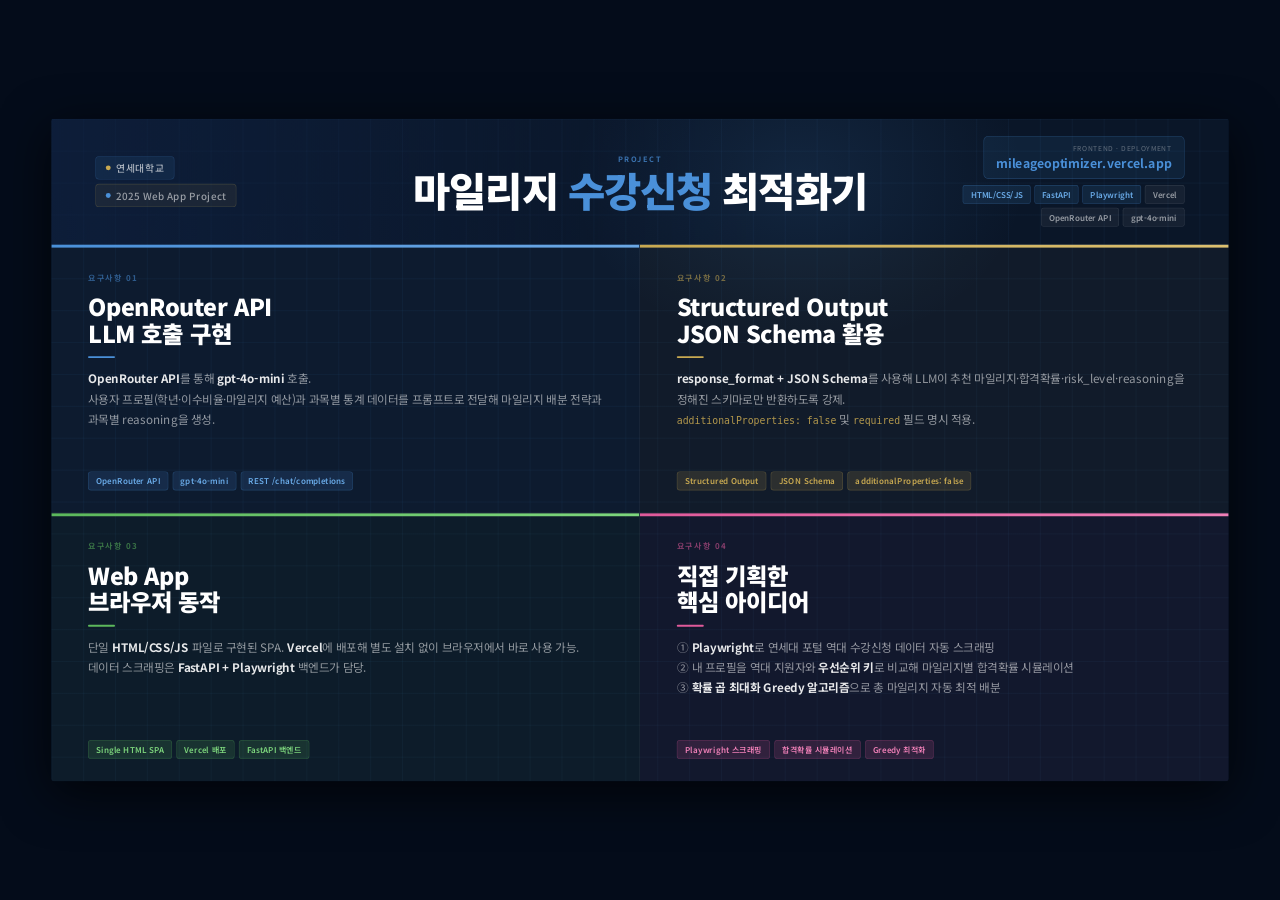
<file: poster/poster.html>
<!DOCTYPE html>
<html lang="ko">
<head>
  <meta charset="UTF-8">
  <meta name="viewport" content="width=device-width, initial-scale=1.0">
  <title>연세대 마일리지 수강신청 최적화기</title>
  <script src="lib/html2canvas.min.js"></script>
  <script src="lib/jspdf.umd.min.js"></script>
  <style>
    *, *::before, *::after { margin:0; padding:0; box-sizing:border-box; }
    html, body { width:100%; height:100%; overflow:hidden; background:#040c1a; -webkit-font-smoothing:antialiased; }
    .viewer { width:100vw; height:100vh; position:relative; overflow:hidden; user-select:none; }
    .poster-container { width:1920px; height:1080px; transform-origin:0 0; position:absolute; top:50%; left:50%; overflow:hidden; border-radius:4px; box-shadow:0 20px 80px rgba(0,0,0,0.7); }
    .poster { width:1920px; height:1080px; position:relative; overflow:hidden; }
    .controls { position:fixed; bottom:24px; left:50%; transform:translateX(-50%); display:flex; align-items:center; gap:12px; background:rgba(20,20,20,0.85); backdrop-filter:blur(12px); padding:8px 20px; border-radius:40px; border:1px solid rgba(255,255,255,0.08); z-index:1000; opacity:0; transition:opacity 0.3s; }
    .viewer:hover .controls { opacity:1; }
    .controls button { background:none; border:none; color:rgba(255,255,255,0.7); cursor:pointer; padding:6px 10px; border-radius:6px; transition:all 0.2s; }
    .controls button:hover { color:#fff; background:rgba(255,255,255,0.1); }
    .controls button.exporting { opacity:0.3; pointer-events:none; }
    .controls .lbl { color:rgba(255,255,255,0.4); font-size:12px; letter-spacing:.05em; }
    .dvd { width:1px; height:20px; background:rgba(255,255,255,0.12); }
    .export-overlay { position:fixed; inset:0; background:rgba(0,0,0,0.88); backdrop-filter:blur(8px); display:flex; flex-direction:column; align-items:center; justify-content:center; z-index:10000; opacity:0; pointer-events:none; transition:opacity 0.3s; }
    .export-overlay.active { opacity:1; pointer-events:auto; }
    .spinner { width:36px; height:36px; border:3px solid rgba(255,255,255,0.1); border-top-color:#4A90D9; border-radius:50%; animation:spin .7s linear infinite; margin-bottom:20px; }
    @keyframes spin { to { transform:rotate(360deg); } }
    .exp-status { color:rgba(255,255,255,0.6); font-size:14px; font-family:system-ui; }
  </style>
  <link rel="stylesheet" href="styles.css">
</head>
<body>
<div class="viewer">
  <div class="poster-container" id="posterContainer">
    <div class="poster">

      <!-- TOP PANEL -->
      <div class="top-panel">
        <div class="top-left">
          <div class="badge-group">
            <div class="badge"><div class="badge-dot"></div><span>연세대학교</span></div>
            <div class="badge" style="background:rgba(200,169,81,0.08);border-color:rgba(200,169,81,0.2)">
              <div class="badge-dot" style="background:#4A90D9"></div>
              <span style="color:rgba(255,255,255,0.55)">2025 Web App Project</span>
            </div>
          </div>
        </div>
        <div class="top-center">
          <div class="proj-label">Project</div>
          <div class="proj-title">마일리지 <em>수강신청</em> 최적화기</div>
        </div>
        <div class="top-right">
          <div class="url-box">
            <div class="url-label">Frontend · Deployment</div>
            <div class="url-val">mileageoptimizer.vercel.app</div>
          </div>
          <div class="tech-row">
            <span class="chip accent">HTML/CSS/JS</span>
            <span class="chip accent">FastAPI</span>
            <span class="chip accent">Playwright</span>
            <span class="chip">Vercel</span>
            <span class="chip">OpenRouter API</span>
            <span class="chip">gpt-4o-mini</span>
          </div>
        </div>
      </div>

      <!-- 2×2 REQ GRID -->
      <div class="req-grid">

        <div class="req-card c1">
          <div class="req-num">요구사항 01</div>
          <div class="req-heading">OpenRouter API<br>LLM 호출 구현</div>
          <div class="req-divider"></div>
          <div class="req-body">
            <strong>OpenRouter API</strong>를 통해 <strong>gpt-4o-mini</strong> 호출.<br>
            사용자 프로필(학년·이수비율·마일리지 예산)과 과목별 통계 데이터를
            프롬프트로 전달해 마일리지 배분 전략과 과목별 reasoning을 생성.
          </div>
          <div class="req-tag-row">
            <span class="req-tag">OpenRouter API</span>
            <span class="req-tag">gpt-4o-mini</span>
            <span class="req-tag">REST /chat/completions</span>
          </div>
        </div>

        <div class="req-card c2">
          <div class="req-num">요구사항 02</div>
          <div class="req-heading">Structured Output<br>JSON Schema 활용</div>
          <div class="req-divider"></div>
          <div class="req-body">
            <strong>response_format + JSON Schema</strong>를 사용해 LLM이
            추천 마일리지·합격확률·risk_level·reasoning을 정해진 스키마로만 반환하도록 강제.<br>
            <code>additionalProperties: false</code> 및 <code>required</code> 필드 명시 적용.
          </div>
          <div class="req-tag-row">
            <span class="req-tag">Structured Output</span>
            <span class="req-tag">JSON Schema</span>
            <span class="req-tag">additionalProperties: false</span>
          </div>
        </div>

        <div class="req-card c3">
          <div class="req-num">요구사항 03</div>
          <div class="req-heading">Web App<br>브라우저 동작</div>
          <div class="req-divider"></div>
          <div class="req-body">
            단일 <strong>HTML/CSS/JS</strong> 파일로 구현된 SPA.
            <strong>Vercel</strong>에 배포해 별도 설치 없이 브라우저에서 바로 사용 가능.<br>
            데이터 스크래핑은 <strong>FastAPI + Playwright</strong> 백엔드가 담당.
          </div>
          <div class="req-tag-row">
            <span class="req-tag">Single HTML SPA</span>
            <span class="req-tag">Vercel 배포</span>
            <span class="req-tag">FastAPI 백엔드</span>
          </div>
        </div>

        <div class="req-card c4">
          <div class="req-num">요구사항 04</div>
          <div class="req-heading">직접 기획한<br>핵심 아이디어</div>
          <div class="req-divider"></div>
          <div class="req-body">
            ① <strong>Playwright</strong>로 연세대 포털 역대 수강신청 데이터 자동 스크래핑<br>
            ② 내 프로필을 역대 지원자와 <strong>우선순위 키</strong>로 비교해 마일리지별 합격확률 시뮬레이션<br>
            ③ <strong>확률 곱 최대화 Greedy 알고리즘</strong>으로 총 마일리지 자동 최적 배분
          </div>
          <div class="req-tag-row">
            <span class="req-tag">Playwright 스크래핑</span>
            <span class="req-tag">합격확률 시뮬레이션</span>
            <span class="req-tag">Greedy 최적화</span>
          </div>
        </div>

      </div>

    </div>
  </div>

  <div class="controls">
    <span class="lbl">1920 × 1080</span>
    <span class="dvd"></span>
    <button onclick="toggleFullscreen()" title="F">
      <svg width="16" height="16" viewBox="0 0 24 24" fill="none" stroke="currentColor" stroke-width="2"><path d="M8 3H5a2 2 0 00-2 2v3m18 0V5a2 2 0 00-2-2h-3m0 18h3a2 2 0 002-2v-3M3 16v3a2 2 0 002 2h3"/></svg>
    </button>
    <button id="pdfBtn" onclick="exportPDF()" title="P">
      <svg width="16" height="16" viewBox="0 0 24 24" fill="none" stroke="currentColor" stroke-width="2"><path d="M14 2H6a2 2 0 00-2 2v16a2 2 0 002 2h12a2 2 0 002-2V8z"/><path d="M14 2v6h6M16 13H8M16 17H8M10 9H8"/></svg>
    </button>
  </div>
</div>

<div class="export-overlay" id="exportOverlay">
  <div class="spinner"></div>
  <div class="exp-status" id="exportStatus">Exporting...</div>
</div>

<script>
  const CANVAS_W = 1920, CANVAS_H = 1080;
  let isExporting = false;

  function toggleFullscreen() {
    if (!document.fullscreenElement) document.documentElement.requestFullscreen();
    else document.exitFullscreen();
  }

  async function exportPDF() {
    if (isExporting) return;
    isExporting = true;
    const overlay = document.getElementById('exportOverlay');
    const status = document.getElementById('exportStatus');
    const btn = document.getElementById('pdfBtn');
    overlay.classList.add('active'); btn.classList.add('exporting');
    const container = document.getElementById('posterContainer');
    const saved = container.style.cssText;
    try {
      await document.fonts.ready;
      status.textContent = 'Rendering...';
      const { jsPDF } = window.jspdf;
      const pdf = new jsPDF({ orientation:'landscape', unit:'px', format:[CANVAS_W, CANVAS_H], hotfixes:['px_scaling'] });
      container.style.cssText = `width:${CANVAS_W}px;height:${CANVAS_H}px;position:fixed;top:0;left:0;transform:none;overflow:hidden;z-index:9999;border-radius:0;box-shadow:none;`;
      await new Promise(r => requestAnimationFrame(() => requestAnimationFrame(r)));
      await new Promise(r => setTimeout(r, 150));
      const canvas = await html2canvas(container, { width:CANVAS_W, height:CANVAS_H, scale:2, useCORS:true, logging:false });
      status.textContent = 'Saving PDF...';
      pdf.addImage(canvas.toDataURL('image/png'), 'PNG', 0, 0, CANVAS_W, CANVAS_H);
      pdf.save('mileage-optimizer-poster.pdf');
    } catch(e) { alert('Export failed: ' + e.message); }
    finally {
      container.style.cssText = saved; scalePoster();
      btn.classList.remove('exporting'); overlay.classList.remove('active'); isExporting = false;
    }
  }

  document.addEventListener('keydown', e => {
    if (isExporting) return;
    if ((e.key==='f'||e.key==='F') && !e.metaKey && !e.ctrlKey) toggleFullscreen();
    if ((e.key==='p'||e.key==='P') && !e.metaKey && !e.ctrlKey) { e.preventDefault(); exportPDF(); }
  });

  function scalePoster() {
    const c = document.getElementById('posterContainer');
    const scale = Math.min(window.innerWidth/CANVAS_W, window.innerHeight/CANVAS_H) * 0.92;
    c.style.transform = `translate(${-CANVAS_W*scale/2}px,${-CANVAS_H*scale/2}px) scale(${scale})`;
  }
  window.addEventListener('resize', scalePoster);
  scalePoster();
</script>
</body>
</html>
</file>
<file: poster/styles.css>
@import url('https://fonts.googleapis.com/css2?family=Noto+Sans+KR:wght@300;400;500;700;900&family=Inter:wght@400;600;700;900&display=swap');

:root {
  --accent: #4A90D9;
  --navy: #0a1628;
  --gold: #C8A951;
  --white: #ffffff;
}

.poster {
  background: var(--navy);
  color: var(--white);
  font-family: 'Noto Sans KR', 'Inter', sans-serif;
  display: flex;
  flex-direction: column;
  position: relative;
  overflow: hidden;
  -webkit-font-smoothing: antialiased;
}

.poster::before {
  content: '';
  position: absolute;
  inset: 0;
  background-image:
    linear-gradient(rgba(74,144,217,0.05) 1px, transparent 1px),
    linear-gradient(90deg, rgba(74,144,217,0.05) 1px, transparent 1px);
  background-size: 52px 52px;
  pointer-events: none;
}

.poster::after {
  content: '';
  position: absolute;
  top: -200px; right: 300px;
  width: 800px; height: 600px;
  background: radial-gradient(ellipse, rgba(74,144,217,0.13) 0%, transparent 65%);
  pointer-events: none;
}

/* ── TOP PANEL ── */
.top-panel {
  position: relative;
  z-index: 2;
  border-bottom: 1px solid rgba(74,144,217,0.22);
  padding: 28px 72px;
  display: grid;
  grid-template-columns: 1fr auto 1fr;
  align-items: center;
  flex-shrink: 0;
  background: linear-gradient(90deg, rgba(15,34,68,0.6) 0%, transparent 60%);
}

.top-left {
  display: flex;
  align-items: center;
  gap: 24px;
  justify-content: flex-start;
}

.top-center {
  display: flex;
  flex-direction: column;
  align-items: center;
  text-align: center;
  padding: 0 48px;
}

.badge-group { display: flex; flex-direction: column; gap: 7px; }
.badge {
  display: inline-flex; align-items: center; gap: 9px;
  background: rgba(74,144,217,0.1);
  border: 1px solid rgba(74,144,217,0.22);
  border-radius: 6px; padding: 6px 16px; width: fit-content;
}
.badge-dot { width: 8px; height: 8px; background: var(--gold); border-radius: 50%; flex-shrink:0; }
.badge span { font-size: 16px; font-weight: 500; color: rgba(255,255,255,0.65); letter-spacing: 0.04em; }

.title-divider {
  width: 2px; height: 80px;
  background: linear-gradient(180deg, transparent, rgba(74,144,217,0.6), transparent);
}

.proj-label {
  font-size: 12px; font-weight: 700; letter-spacing: 0.22em;
  text-transform: uppercase; color: var(--accent); margin-bottom: 8px; opacity: 0.75;
}
.proj-title {
  font-size: 66px; font-weight: 900;
  line-height: 1.0; letter-spacing: -0.03em; color: var(--white);
}
.proj-title em { font-style: normal; color: var(--accent); }

.top-right {
  display: flex; flex-direction: column; align-items: flex-end; gap: 10px;
  justify-content: flex-end;
}
.url-box {
  background: rgba(74,144,217,0.1); border: 1px solid rgba(74,144,217,0.28);
  border-radius: 8px; padding: 10px 20px; text-align: right;
}
.url-label { font-size: 11px; color: rgba(255,255,255,0.35); letter-spacing: 0.1em; text-transform: uppercase; margin-bottom: 3px; }
.url-val { font-size: 20px; font-weight: 700; color: var(--accent); }

.tech-row { display: flex; flex-wrap: wrap; gap: 6px; justify-content: flex-end; }
.chip {
  background: rgba(255,255,255,0.05); border: 1px solid rgba(255,255,255,0.1);
  color: rgba(255,255,255,0.55); font-size: 13px; font-weight: 600;
  padding: 5px 12px; border-radius: 4px;
}
.chip.accent {
  background: rgba(74,144,217,0.13); border-color: rgba(74,144,217,0.28); color: #6AABE8;
}

/* ── 2×2 GRID ── */
.req-grid {
  position: relative;
  z-index: 2;
  flex: 1;
  display: grid;
  grid-template-columns: 1fr 1fr;
  grid-template-rows: 1fr 1fr;
}

.req-card {
  border-right: 1px solid rgba(255,255,255,0.07);
  border-bottom: 1px solid rgba(255,255,255,0.07);
  padding: 44px 60px 36px;
  display: flex;
  flex-direction: column;
  gap: 16px;
  position: relative;
  overflow: hidden;
}
.req-card:nth-child(2) { border-right: none; }
.req-card:nth-child(4) { border-right: none; }
.req-card:nth-child(3),
.req-card:nth-child(4) { border-bottom: none; }

/* Top accent bar */
.req-card::before {
  content: ''; position: absolute; top: 0; left: 0; width: 100%; height: 5px;
}
.req-card.c1::before { background: linear-gradient(90deg, #4A90D9, #6ba8e5); }
.req-card.c2::before { background: linear-gradient(90deg, #C8A951, #dcc070); }
.req-card.c3::before { background: linear-gradient(90deg, #5cb85c, #7dd67d); }
.req-card.c4::before { background: linear-gradient(90deg, #e05a9a, #f080b8); }

.req-card.c1 { background: rgba(74,144,217,0.04); }
.req-card.c2 { background: rgba(200,169,81,0.035); }
.req-card.c3 { background: rgba(92,184,92,0.035); }
.req-card.c4 { background: rgba(224,90,154,0.035); }

.req-num {
  font-size: 13px; font-weight: 700; letter-spacing: 0.16em;
  text-transform: uppercase; opacity: 0.55;
}
.req-card.c1 .req-num { color: var(--accent); }
.req-card.c2 .req-num { color: var(--gold); }
.req-card.c3 .req-num { color: #5cb85c; }
.req-card.c4 .req-num { color: #e05a9a; }

.req-heading {
  font-size: 38px; font-weight: 900;
  color: var(--white); line-height: 1.15; letter-spacing: -0.02em;
}

.req-divider {
  width: 44px; height: 3px; border-radius: 2px; flex-shrink: 0;
}
.req-card.c1 .req-divider { background: var(--accent); }
.req-card.c2 .req-divider { background: var(--gold); }
.req-card.c3 .req-divider { background: #5cb85c; }
.req-card.c4 .req-divider { background: #e05a9a; }

.req-body {
  font-size: 19px; font-weight: 400;
  color: rgba(255,255,255,0.55); line-height: 1.75; flex: 1;
}
.req-body strong { color: rgba(255,255,255,0.9); font-weight: 700; }
.req-body code { font-size: 16px; color: rgba(200,169,81,0.88); font-family: monospace; }

.req-tag-row { display: flex; flex-wrap: wrap; gap: 7px; margin-top: 4px; }
.req-tag {
  font-size: 13px; font-weight: 600; padding: 5px 12px;
  border-radius: 5px; letter-spacing: 0.02em;
}
.req-card.c1 .req-tag { background: rgba(74,144,217,0.15); color: #6AABE8; border: 1px solid rgba(74,144,217,0.25); }
.req-card.c2 .req-tag { background: rgba(200,169,81,0.15); color: var(--gold); border: 1px solid rgba(200,169,81,0.25); }
.req-card.c3 .req-tag { background: rgba(92,184,92,0.15); color: #7dd67d; border: 1px solid rgba(92,184,92,0.25); }
.req-card.c4 .req-tag { background: rgba(224,90,154,0.15); color: #f080b8; border: 1px solid rgba(224,90,154,0.25); }
</file>
